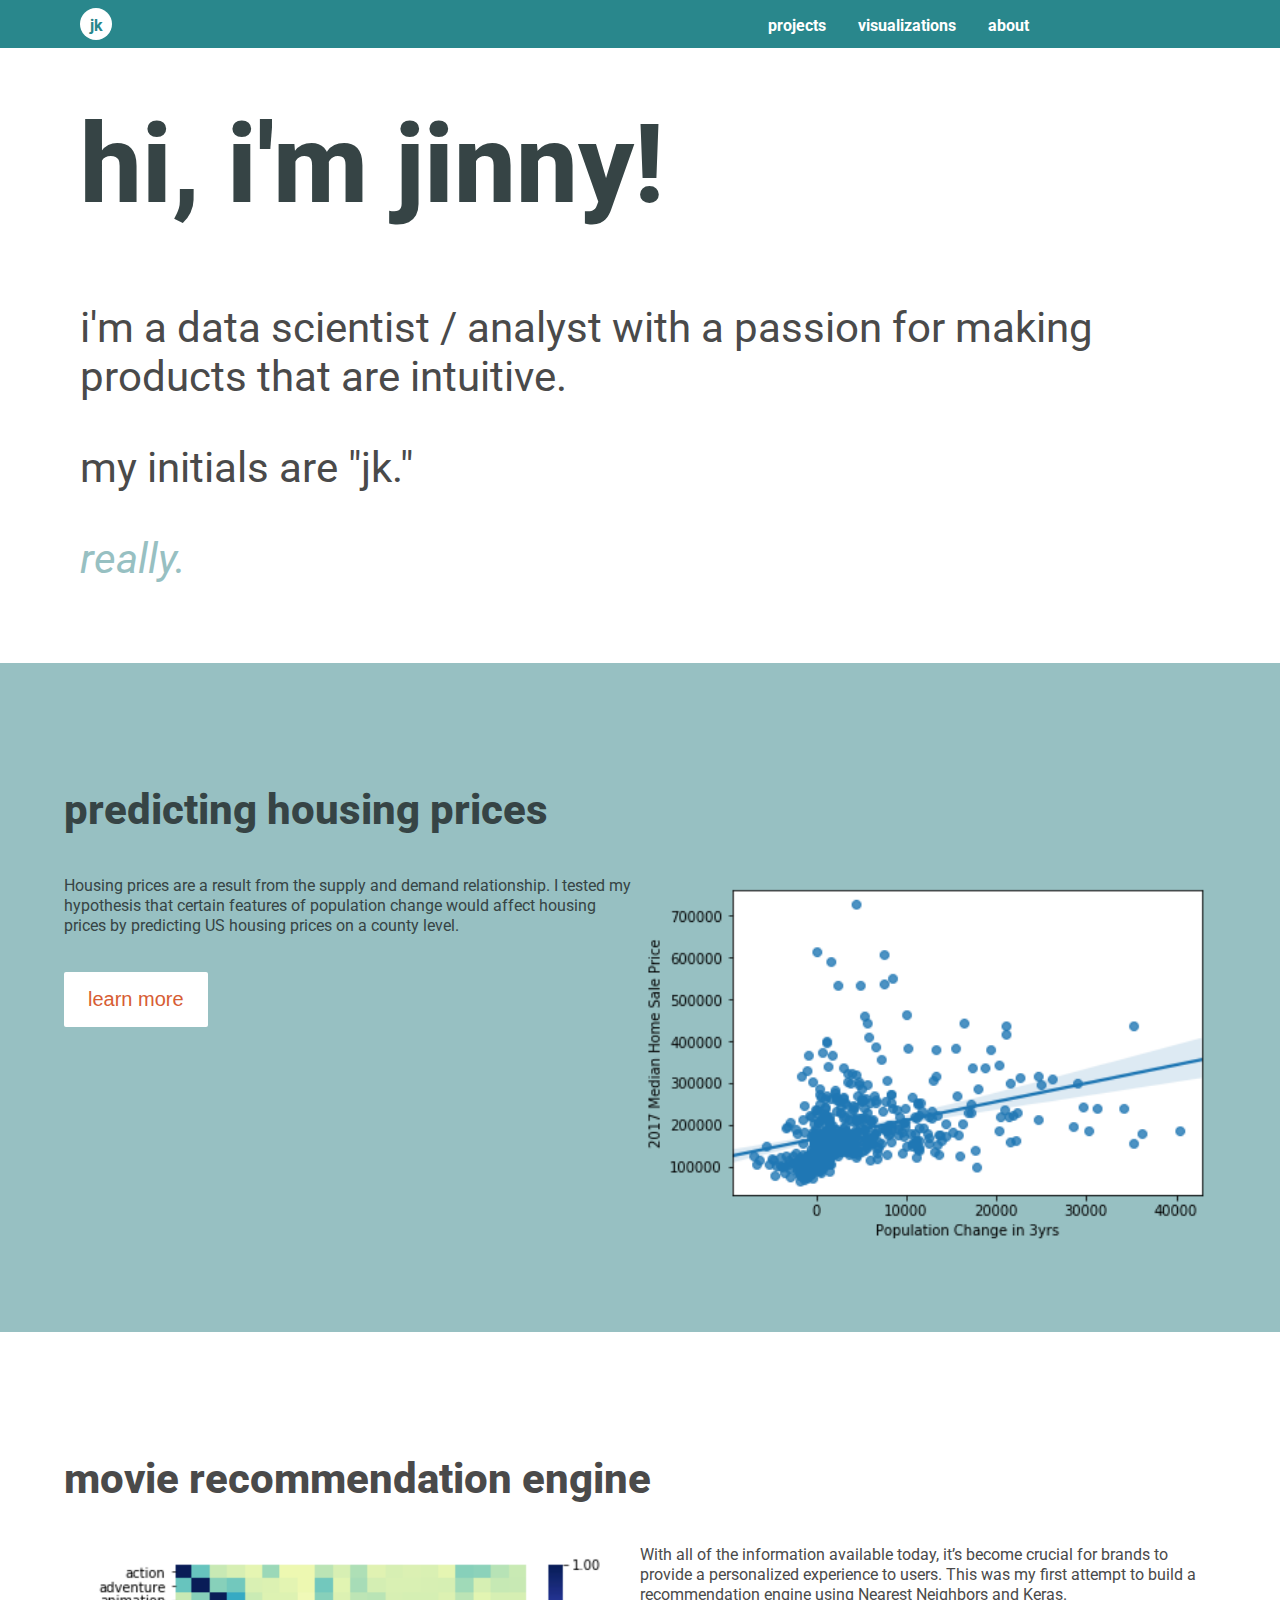
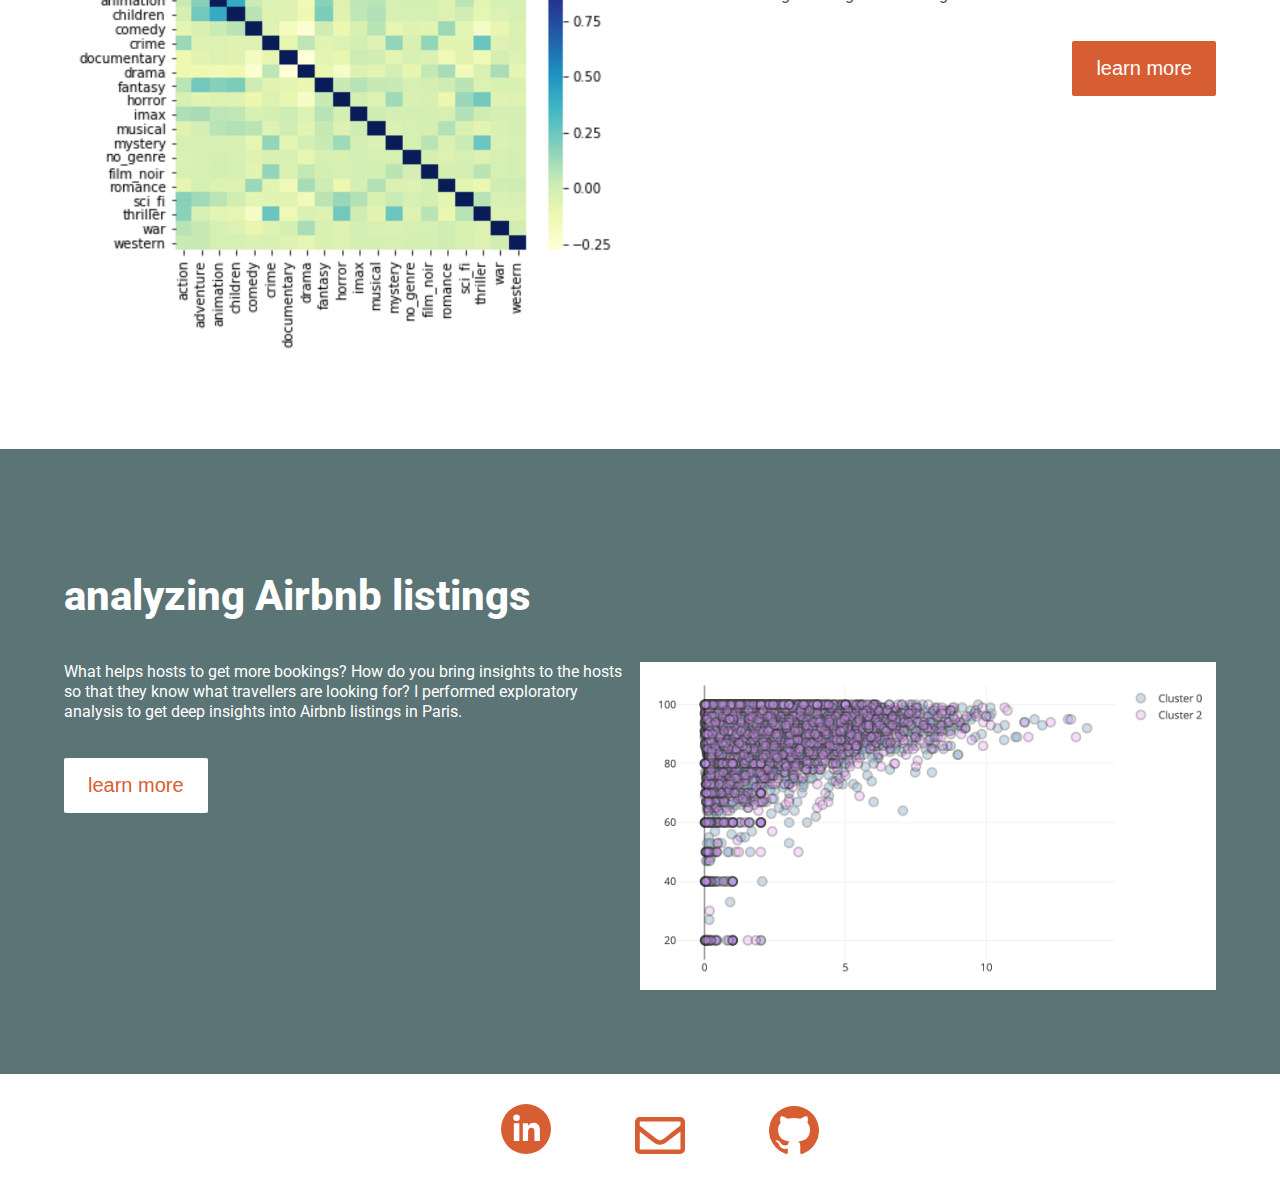
<file: index.html>
<!DOCTYPE html>
<html>
	<head>
		<title>Jinny Kwon | Data Scientist</title>
		<link rel="stylesheet" type="text/css" href="style.css">
		<link href="https://fonts.googleapis.com/css?family=Roboto:400,400i,500,700&display=swap" rel="stylesheet">
	</head>
	<body>
		<nav>
    		<ul class="top-nav">
						<li class="home-link"><a href="index.html">jk</a>
	        	<li class="nav-link"><a href="#projects">projects</a></li>
        		<li class="nav-link"><a href="visualizations.html">visualizations</a></li>
        		<li class="nav-link"><a href="about.html">about</a></li>
				</ul>
		</nav>

		<section class="intro">
  		<h1>hi, i'm jinny!</h1>
			<p>i'm a data scientist / analyst with a passion for making products that are intuitive.</p>
			<p>my initials are "jk."</p>
			<p id="really">really.</p>
		</section>

		<!-- <section class="see-projects">
			<h4>see my projects below</h4>
		</section> -->

		<div id="projects" class="project-preview p1">

			<h3>predicting housing prices</h3>
			<div class="row">
				<div class="column">
					<div class="column-preview-text">
						<p>Housing prices are a result from the supply and demand relationship. I tested my hypothesis that certain features of population change would affect housing prices by predicting US housing prices on a county level.</p>
						<a href="project1.html">
							<button class="button-basic">
								learn more
							</button>
						</a>
					</div>
				</div>

				<div class="column">
					<div class="column-preview-img">
						<img class="preview-img" src="images/project1/03 pop_change.png" alt="">
					</div>
				</div>
			</div>

		</div>

		<div class="project-preview p2">

			<h3>movie recommendation engine</h3>
			<div class="row">
				<div class="column">
					<div class="column-preview-img">
						<img class="preview-img" src="images/project2/03 genre corr.png" alt="">
					</div>
				</div>

				<div class="column">
					<div class="column-preview-text">
						<p>With all of the information available today, it’s become crucial for brands to provide a personalized experience to users. This was my first attempt to build a recommendation engine using Nearest Neighbors and Keras.</p>
						<a href="project2.html">
							<button class="button-basic button-dark button-right">
								learn more
							</button>
						</a>
					</div>
				</div>
			</div>

		</div>

		<div class="project-preview p3">

			<h3>analyzing Airbnb listings</h3>
			<div class="row">
				<div class="column">
					<div class="column-preview-text">
						<p>What helps hosts to get more bookings? How do you bring insights to the hosts so that they know what travellers are looking for? I performed exploratory analysis to get deep insights into Airbnb listings in Paris.</p>
						<a href="project3.html">
							<button class="button-basic">
								learn more
							</button>
						</a>
					</div>
				</div>

				<div class="column">
					<div class="column-preview-img">
						<img class="preview-img" src="images/project3/08 potly clusters.png" alt="">
					</div>
				</div>
			</div>

		</div>

		<footer class="foot">
    		<ul>
						<li><a href="https://www.linkedin.com/in/jinny-kwon/" target="_blank"><img src="images/icons/icon-linkedin.svg"></a></li>
        		<li><a href="mailto:jinheekwon710@gmail.com" target="_blank"><img src="images/icons/icon-email.svg"></a></li>
        		<li><a href="https://github.com/nomadsjournal" target="_blank"><img src="images/icons/icon-github.svg"></a></li>
			</ul>
		</footer>
	</body>
</html>
</file>
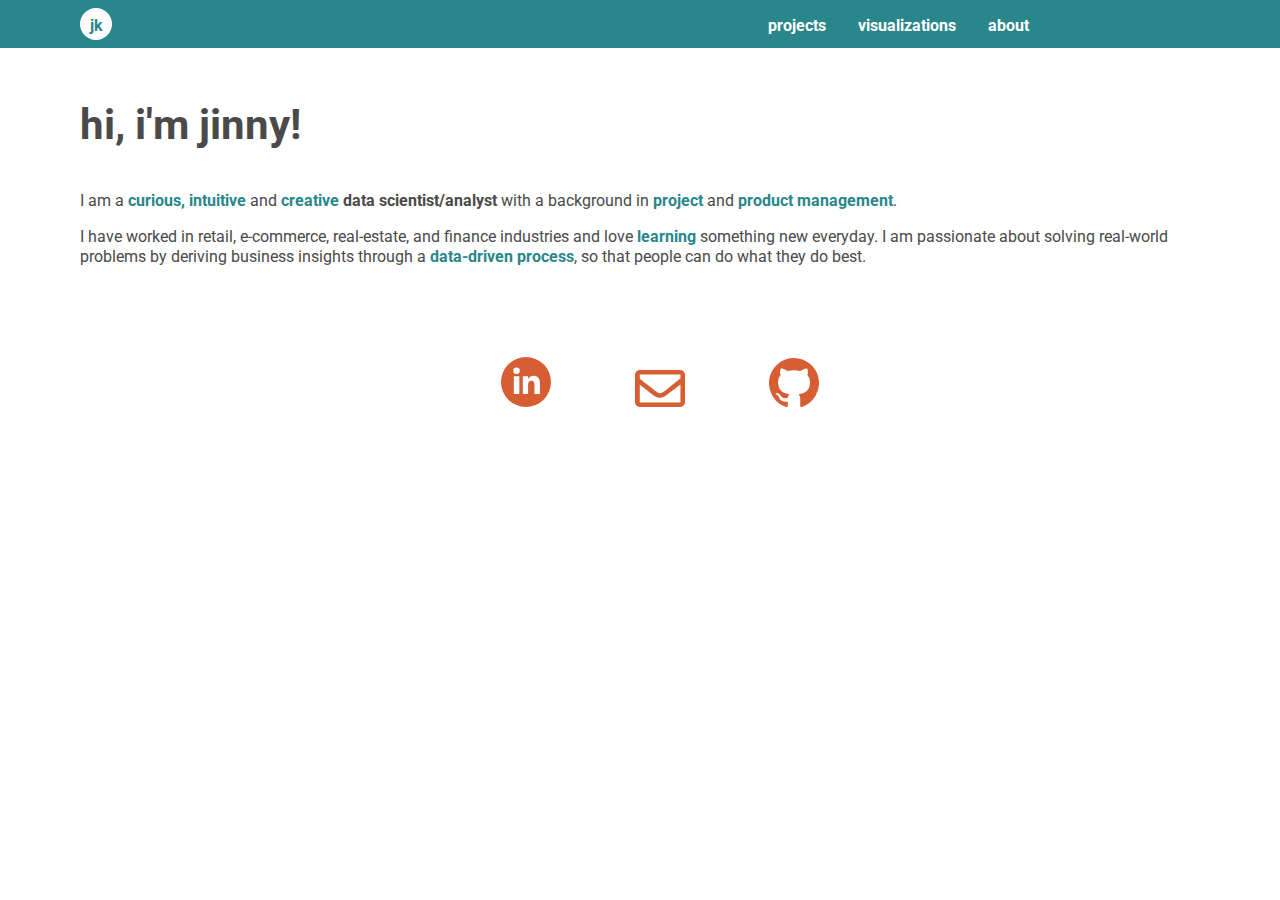
<file: about.html>
<!DOCTYPE html>
<html>
	<head>
		<title>Jinny Kwon, Data Scientist | About </title>
		<link rel="stylesheet" type="text/css" href="style.css">
		<link href="https://fonts.googleapis.com/css?family=Roboto:400,400i,500,700&display=swap" rel="stylesheet">
	</head>
	<body>
		<nav>
    		<ul class="top-nav">
						<li class="home-link"><a href="index.html">jk</a>
	        	<li class="nav-link"><a href="index.html#projects">projects</a></li>
        		<li class="nav-link"><a href="visualizations.html">visualizations</a></li>
        		<li class="nav-link"><a href="about.html">about</a></li>
				</ul>
		</nav>

		<section class="about-summary">
  		<h3>hi, i'm jinny!</h3>
			<p>I am a <strong>curious, intuitive</strong> and <strong>creative</strong> <strong class="strong2">data scientist/analyst</strong> with a background in <strong>project</strong> and <strong>product management</strong>.</p>
			<p>I have worked in retail, e-commerce, real-estate, and finance industries and love <strong>learning</strong> something new everyday. I am passionate about solving real-world problems by deriving business insights through a <strong>data-driven process</strong>, so that people can do what they do best.</p>
		</section>

		<footer class="foot">
				<ul>
						<li><a href="https://www.linkedin.com/in/jinny-kwon/" target="_blank"><img src="images/icons/icon-linkedin.svg"></a></li>
						<li><a href="mailto:jinheekwon710@gmail.com" target="_blank"><img src="images/icons/icon-email.svg"></a></li>
						<li><a href="https://github.com/nomadsjournal" target="_blank"><img src="images/icons/icon-github.svg"></a></li>
			</ul>
		</footer>
	</body>
</html>
</file>
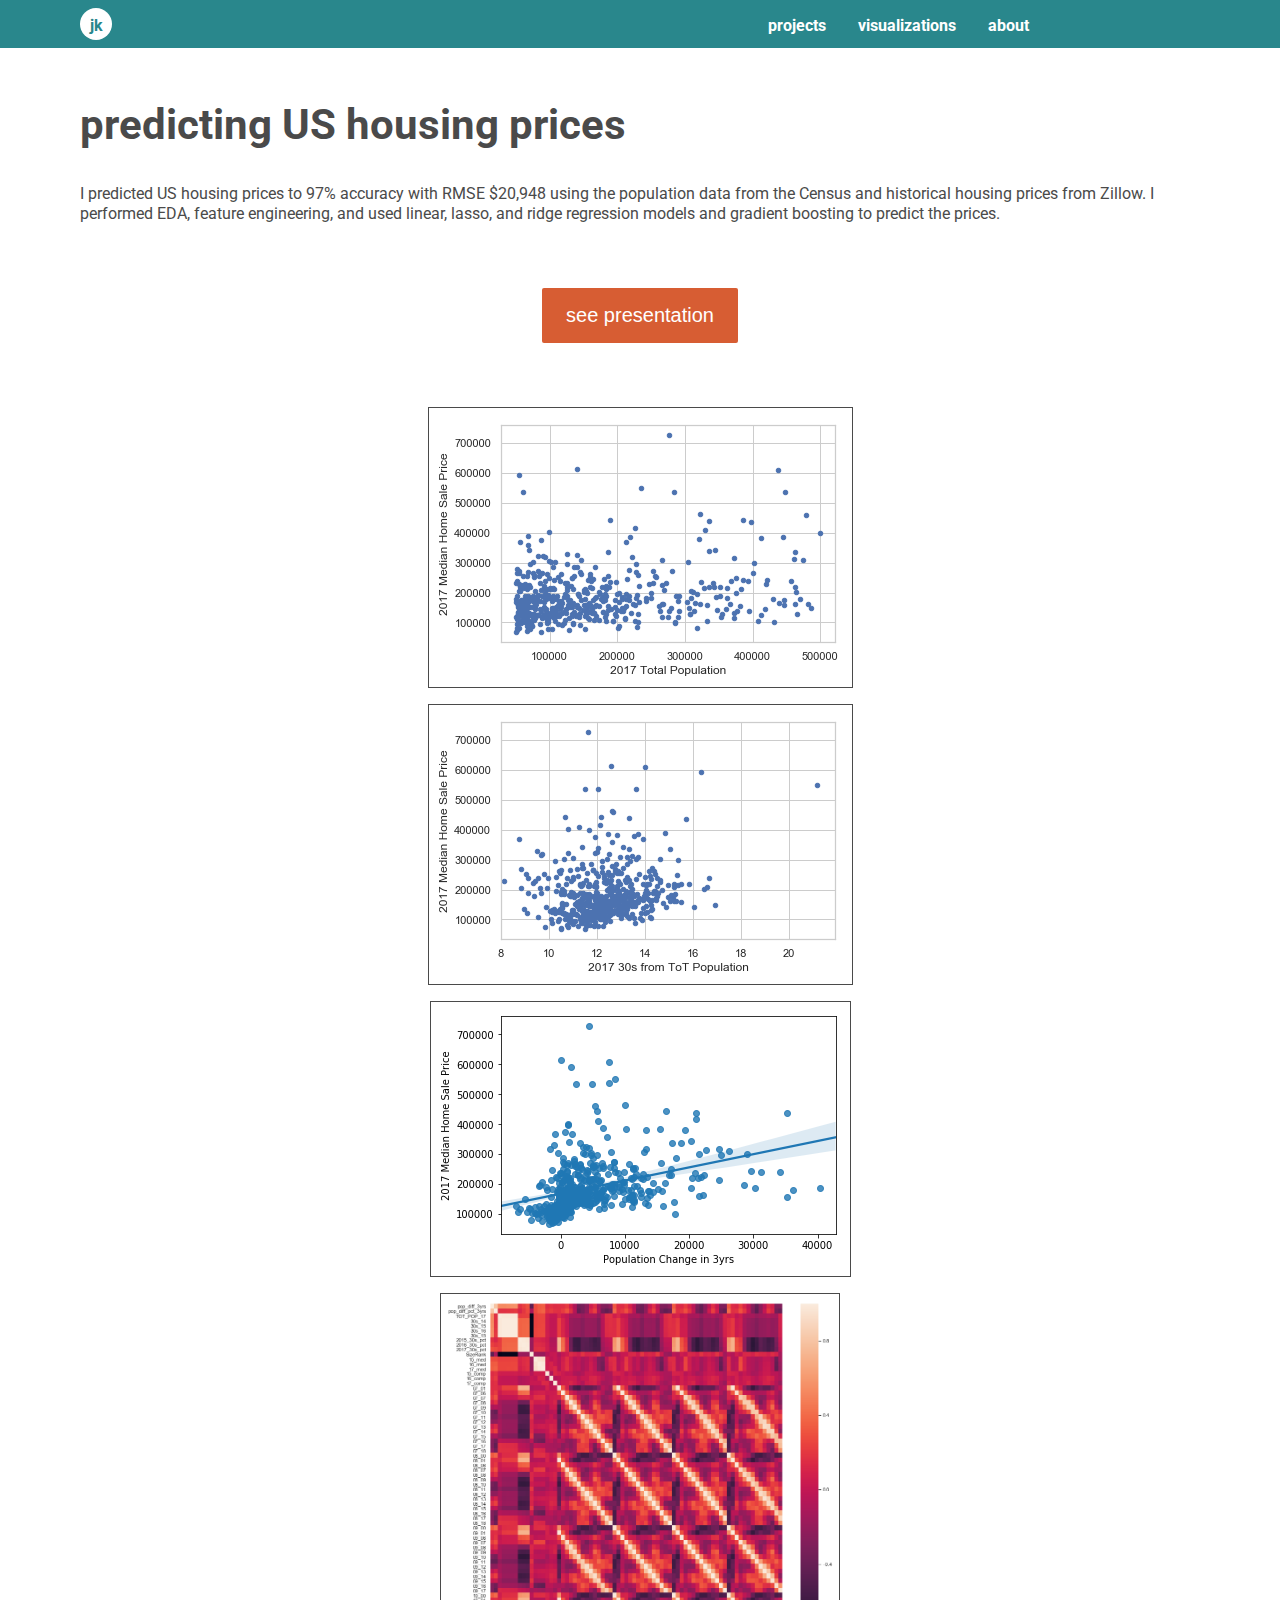
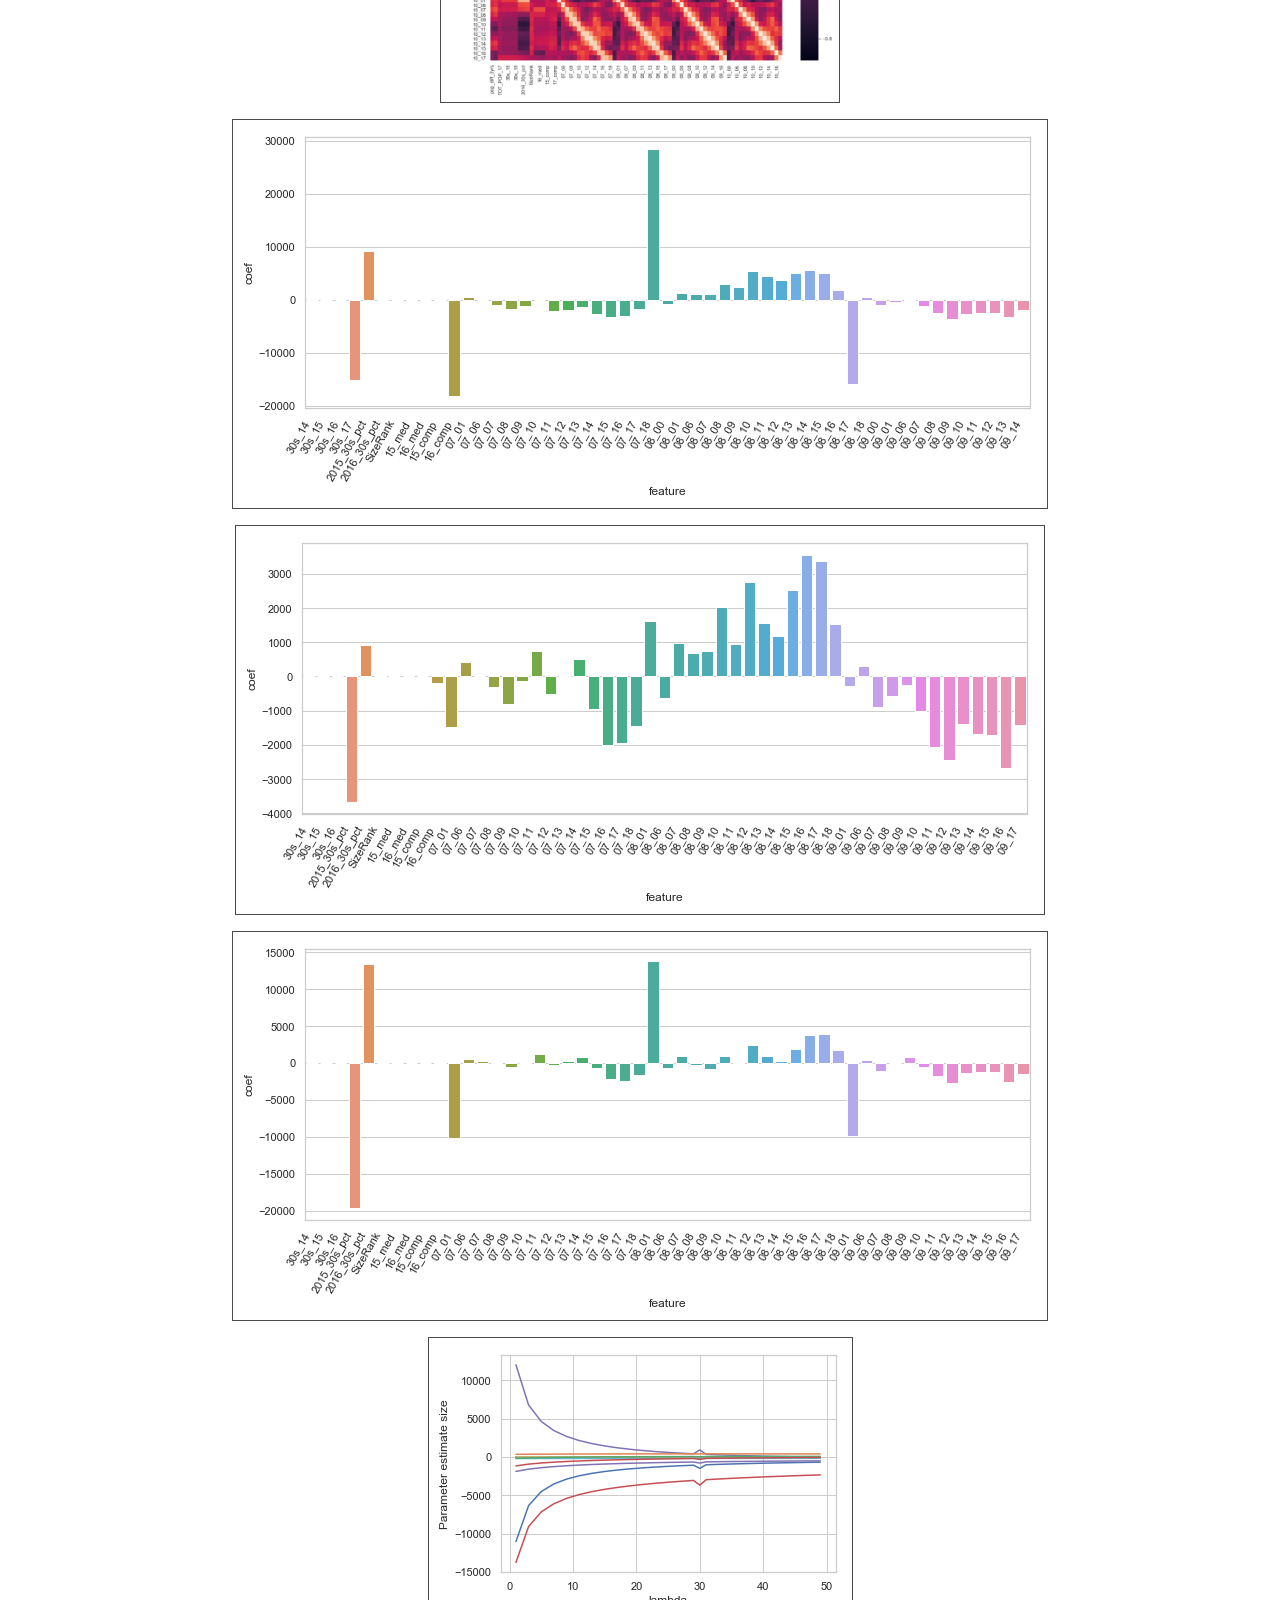
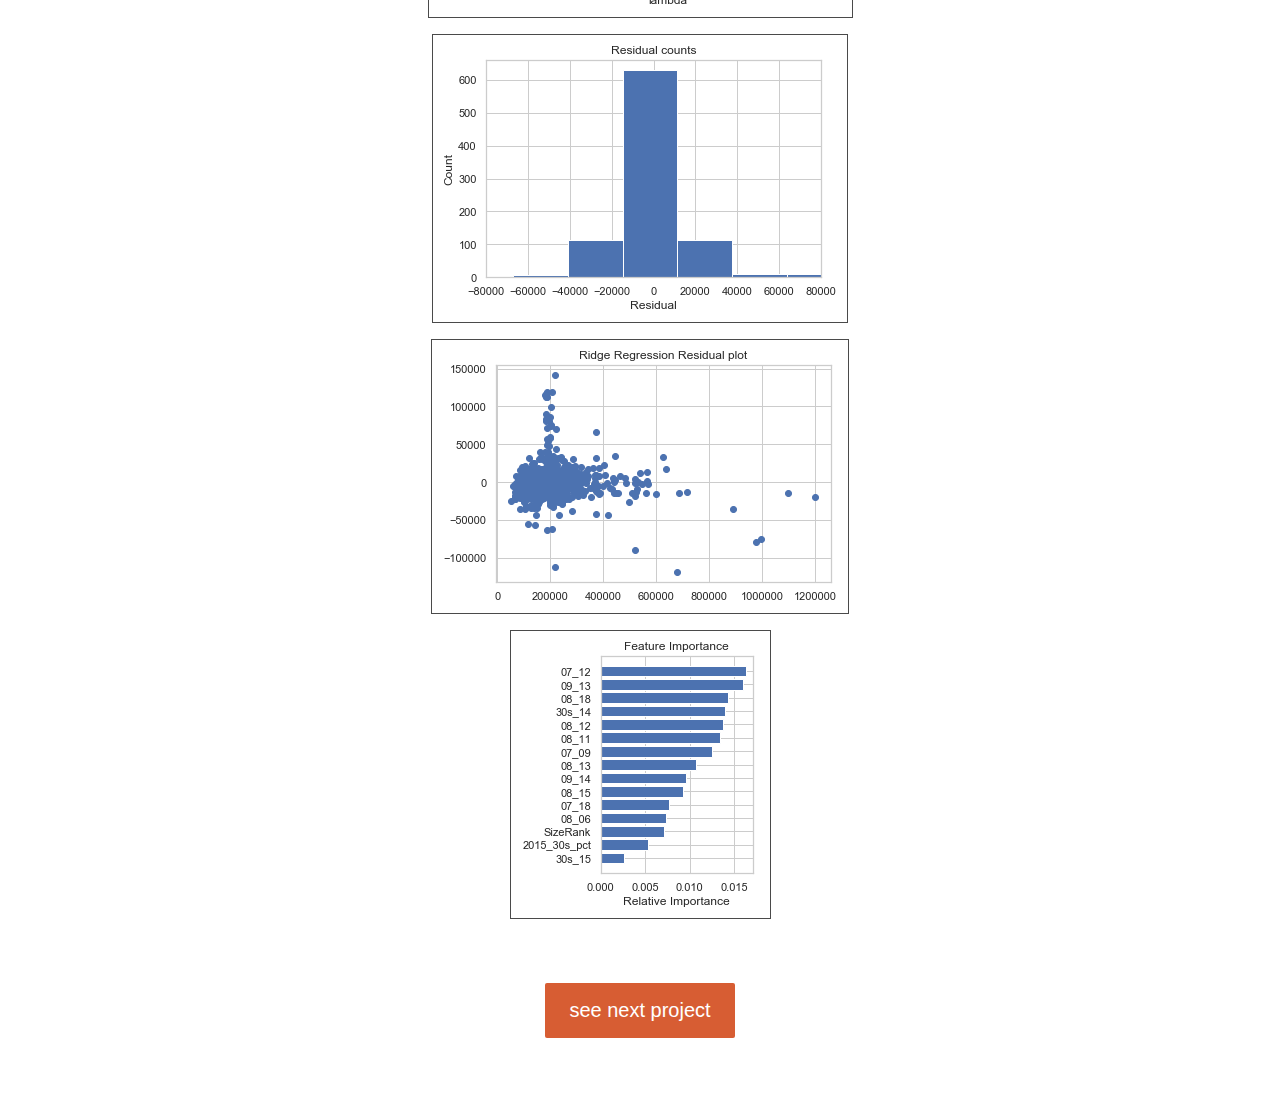
<file: project1.html>
<!DOCTYPE html>
<html lang="en" dir="ltr">
  <head>
    <meta charset="utf-8">
    <title>Jinny Kwon, Data Scientist | Project 1</title>
    <link rel="stylesheet" type="text/css" href="style.css">
		<link href="https://fonts.googleapis.com/css?family=Roboto:400,400i,500,700&display=swap" rel="stylesheet">
  <body>
    <nav>
        <ul class="top-nav">
            <li class="home-link"><a href="index.html">jk</a>
            <li class="nav-link"><a href="index.html#projects">projects</a></li>
            <li class="nav-link"><a href="visualizations.html">visualizations</a></li>
            <li class="nav-link"><a href="about.html">about</a></li>
        </ul>
    </nav>

    <section class="project-intro">

      <h2 class="project-title">predicting US housing prices</h2>

      <p>I predicted US housing prices to 97% accuracy with RMSE $20,948 using the population data from the Census and historical housing prices from Zillow. I performed EDA, feature engineering, and used linear, lasso, and ridge regression models and gradient boosting to predict the prices.</p>

      <a href="images/project1/housing-prices_jinny-kwon.pdf" target="_blank">
        <button class="button-basic button-dark center" type="button">
        see presentation
        </button>
      </a>
    </section>

    <section class="project-images">
      <img class="vis" src="images/project1/01 wo outliner.png" alt="">

      <img class="vis" src="images/project1/02 30s.png" alt="">

      <img class="vis" src="images/project1/03 pop_change.png" alt="">

      <img class="vis" src="images/project1/04 heatmap.png" alt="">

      <img class="vis" src="images/project1/05 linear coef.png" alt="">

      <img class="vis" src="images/project1/06 ridge coef.png" alt="">

      <img class="vis" src="images/project1/07 lasso coef.png" alt="">

      <img class="vis" src="images/project1/08 alpha.png" alt="">

      <img class="vis" src="images/project1/09 residual counts.png" alt="">

      <img class="vis" src="images/project1/10 residual.png" alt="">

      <img class="vis" src="images/project1/11 feature.png" alt="">

    </section>

    <a href="project2.html">
      <button class="button-basic button-dark center">
        see next project
      </button>
    </a>

  </body>
</html>
</file>
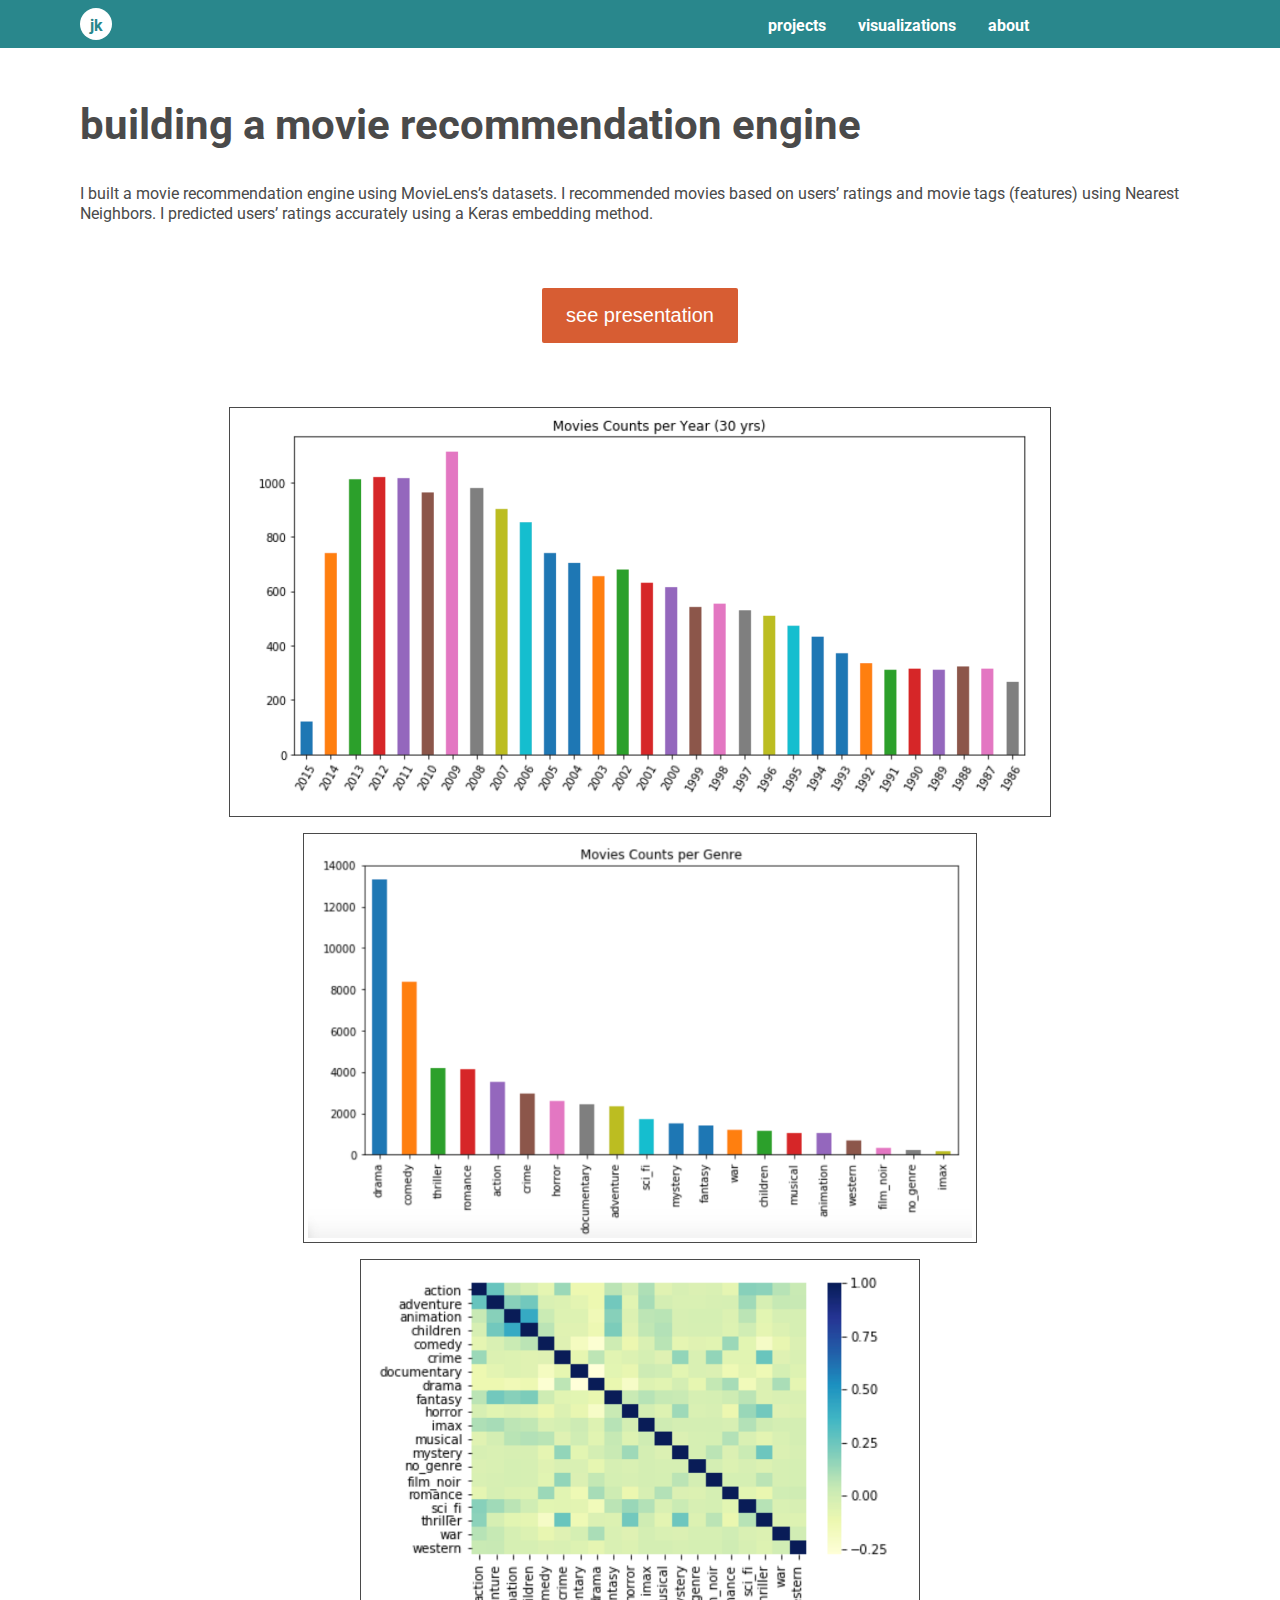
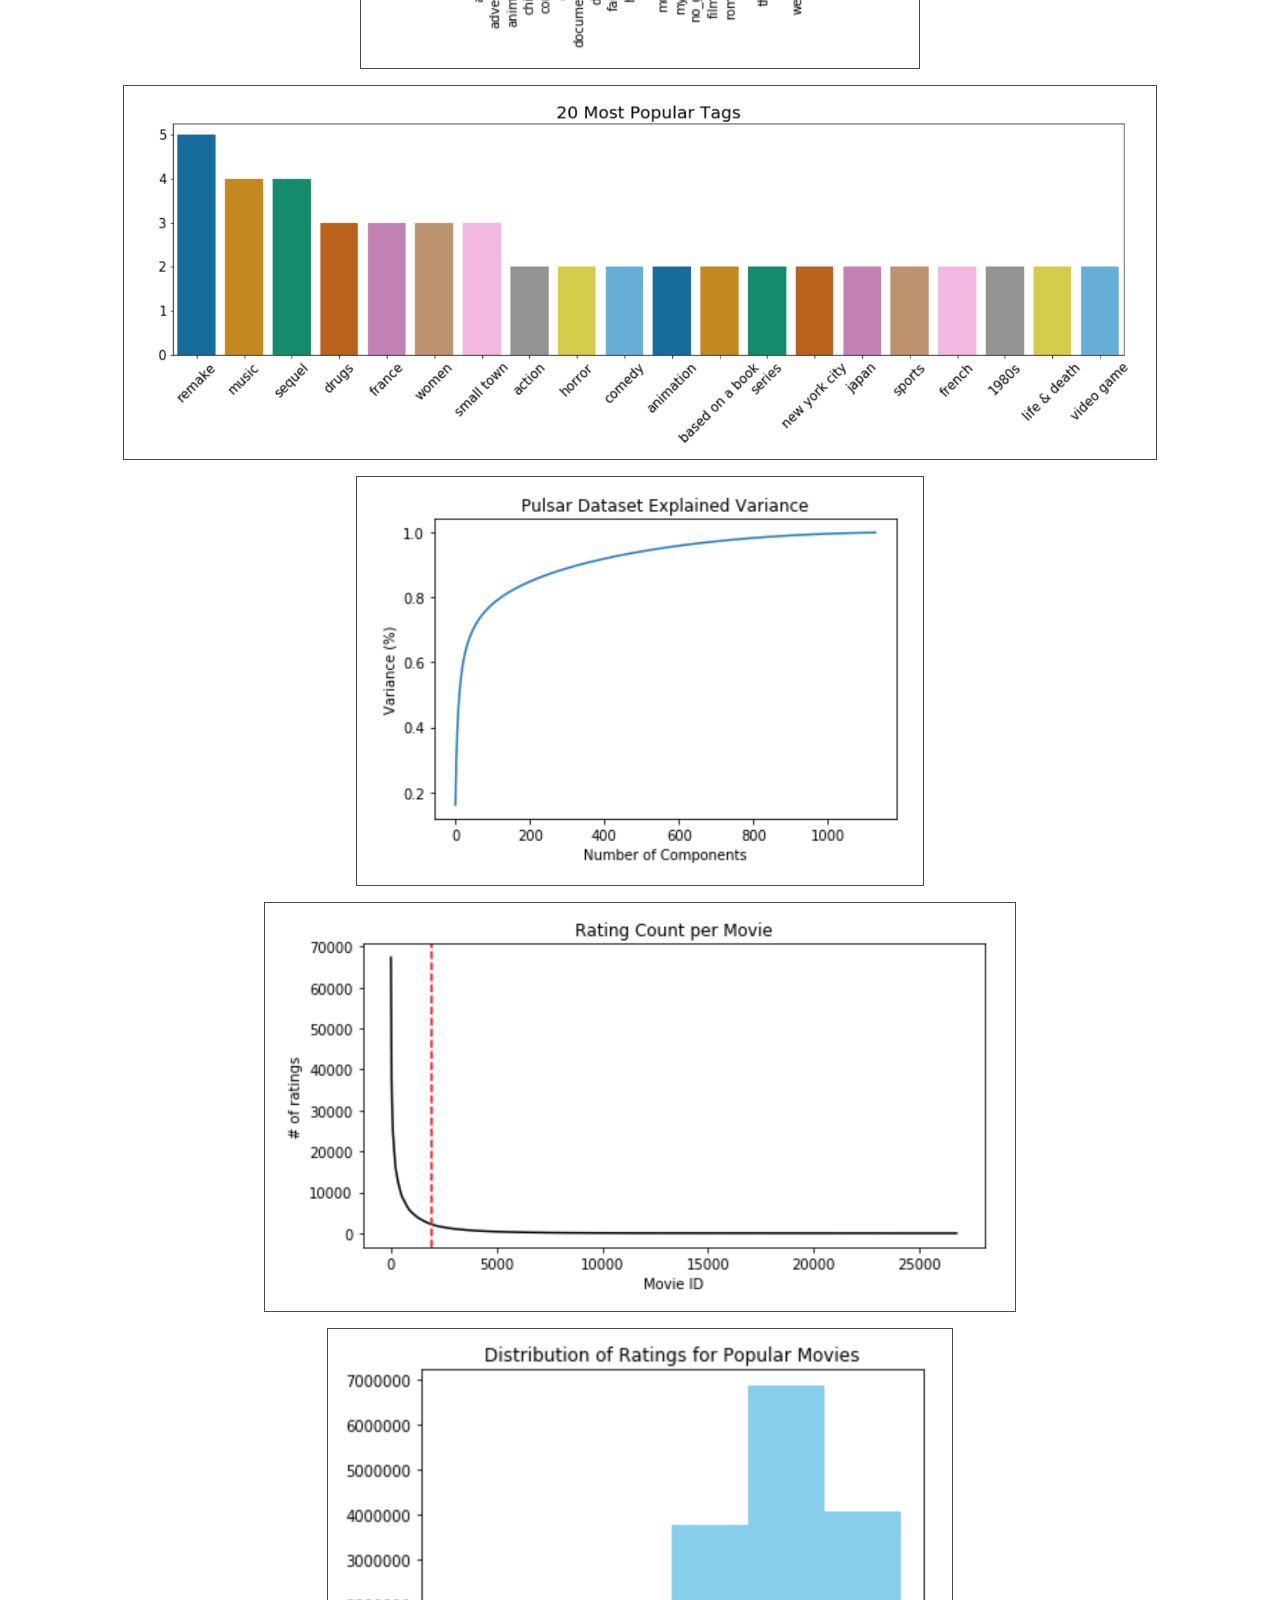
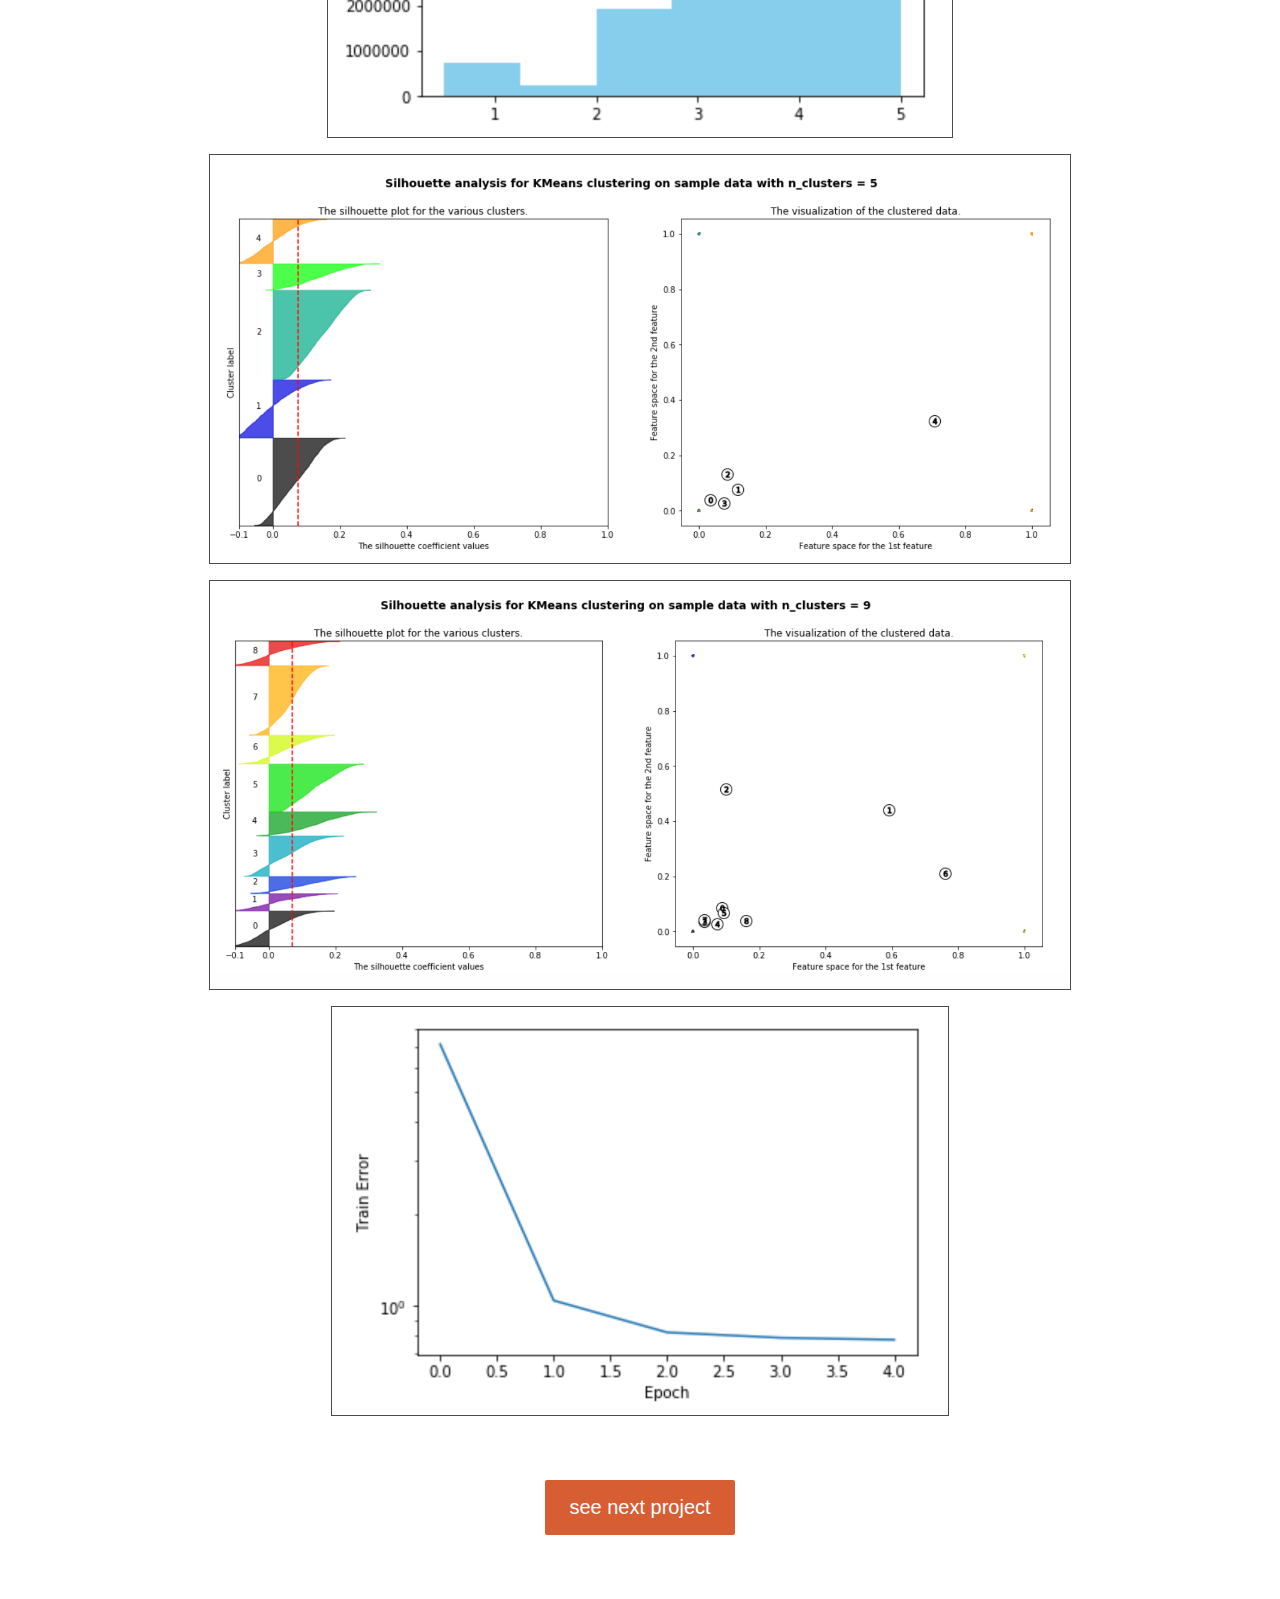
<file: project2.html>
<!DOCTYPE html>
<html lang="en" dir="ltr">
  <head>
    <meta charset="utf-8">
    <title>Jinny Kwon, Data Scientist | Project 2</title>
    <link rel="stylesheet" type="text/css" href="style.css">
		<link href="https://fonts.googleapis.com/css?family=Roboto:400,400i,500,700&display=swap" rel="stylesheet">
  <body>
    <nav>
        <ul class="top-nav">
            <li class="home-link"><a href="index.html">jk</a>
            <li class="nav-link"><a href="index.html#projects">projects</a></li>
            <li class="nav-link"><a href="visualizations.html">visualizations</a></li>
            <li class="nav-link"><a href="about.html">about</a></li>
        </ul>
    </nav>

    <section class="project-intro">

      <h2 class="project-title">building a movie recommendation engine</h2>

      <p>I built a movie recommendation engine using MovieLens’s datasets. I recommended movies based on users’ ratings and movie tags (features) using Nearest Neighbors. I predicted users’ ratings accurately using a Keras embedding method.</p>

      <a href="images/project2/movie-engine_jinny-kwon.pdf" target="_blank">
        <button class="button-basic button-dark center" type="button">
        see presentation
        </button>
      </a>

    </section>

    <section class="project-images">
      <img class="vis" src="images/project2/01 movies per year.png" alt="">

      <img class="vis" src="images/project2/02 movie per genre.png" alt="">

      <img class="vis" src="images/project2/03 genre corr.png" alt="">

      <img class="vis" src="images/project2/04 popular tags.png" alt="">

      <img class="vis" src="images/project2/05 PCA.png" alt="">

      <img class="vis" src="images/project2/06 long tail.png" alt="">

      <img class="vis" src="images/project2/07 rating dist.png" alt="">

      <img class="vis" src="images/project2/08 sil score I.png" alt="">

      <img class="vis" src="images/project2/09 sil score II.png" alt="">

      <img class="vis" src="images/project2/10 keras epoch.png" alt="">

    </section>

    <a href="project3.html">
      <button class="button-basic button-dark center">
        see next project
      </button>
    </a>

  </body>
</html>
</file>
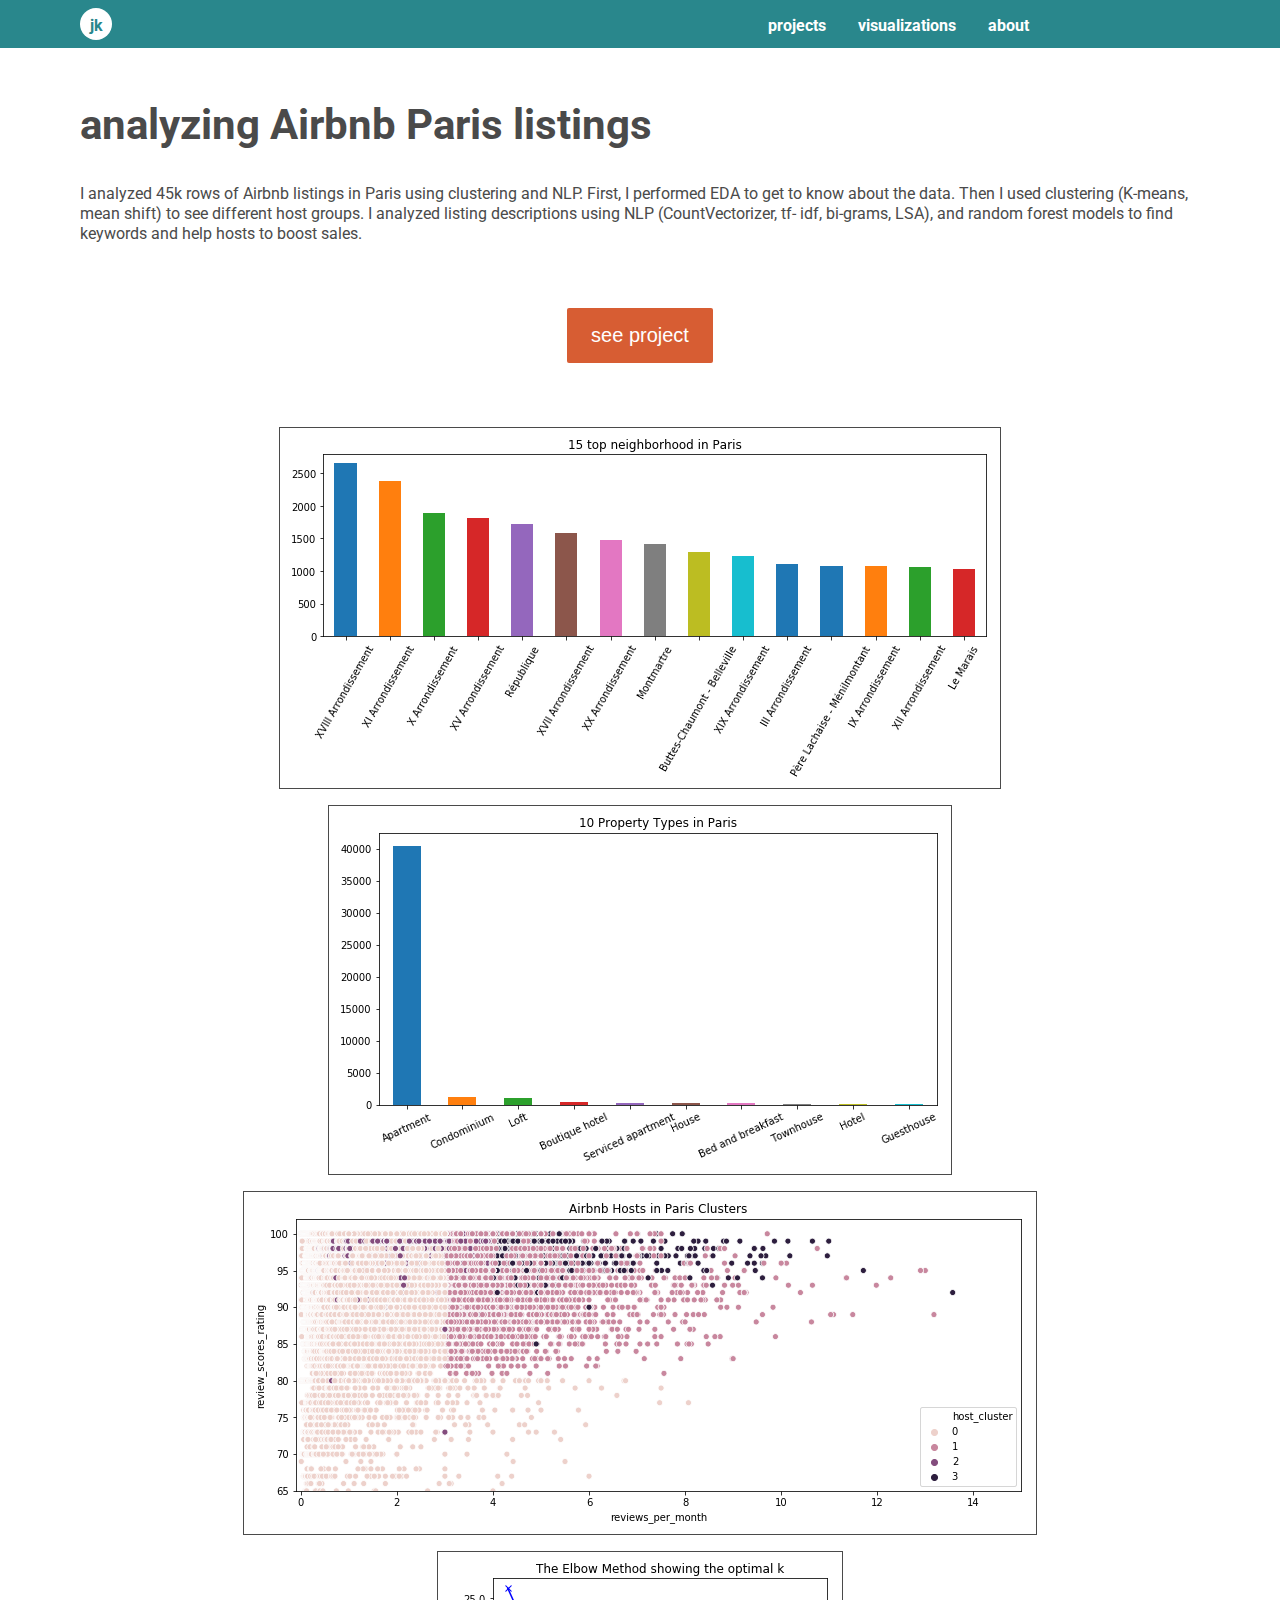
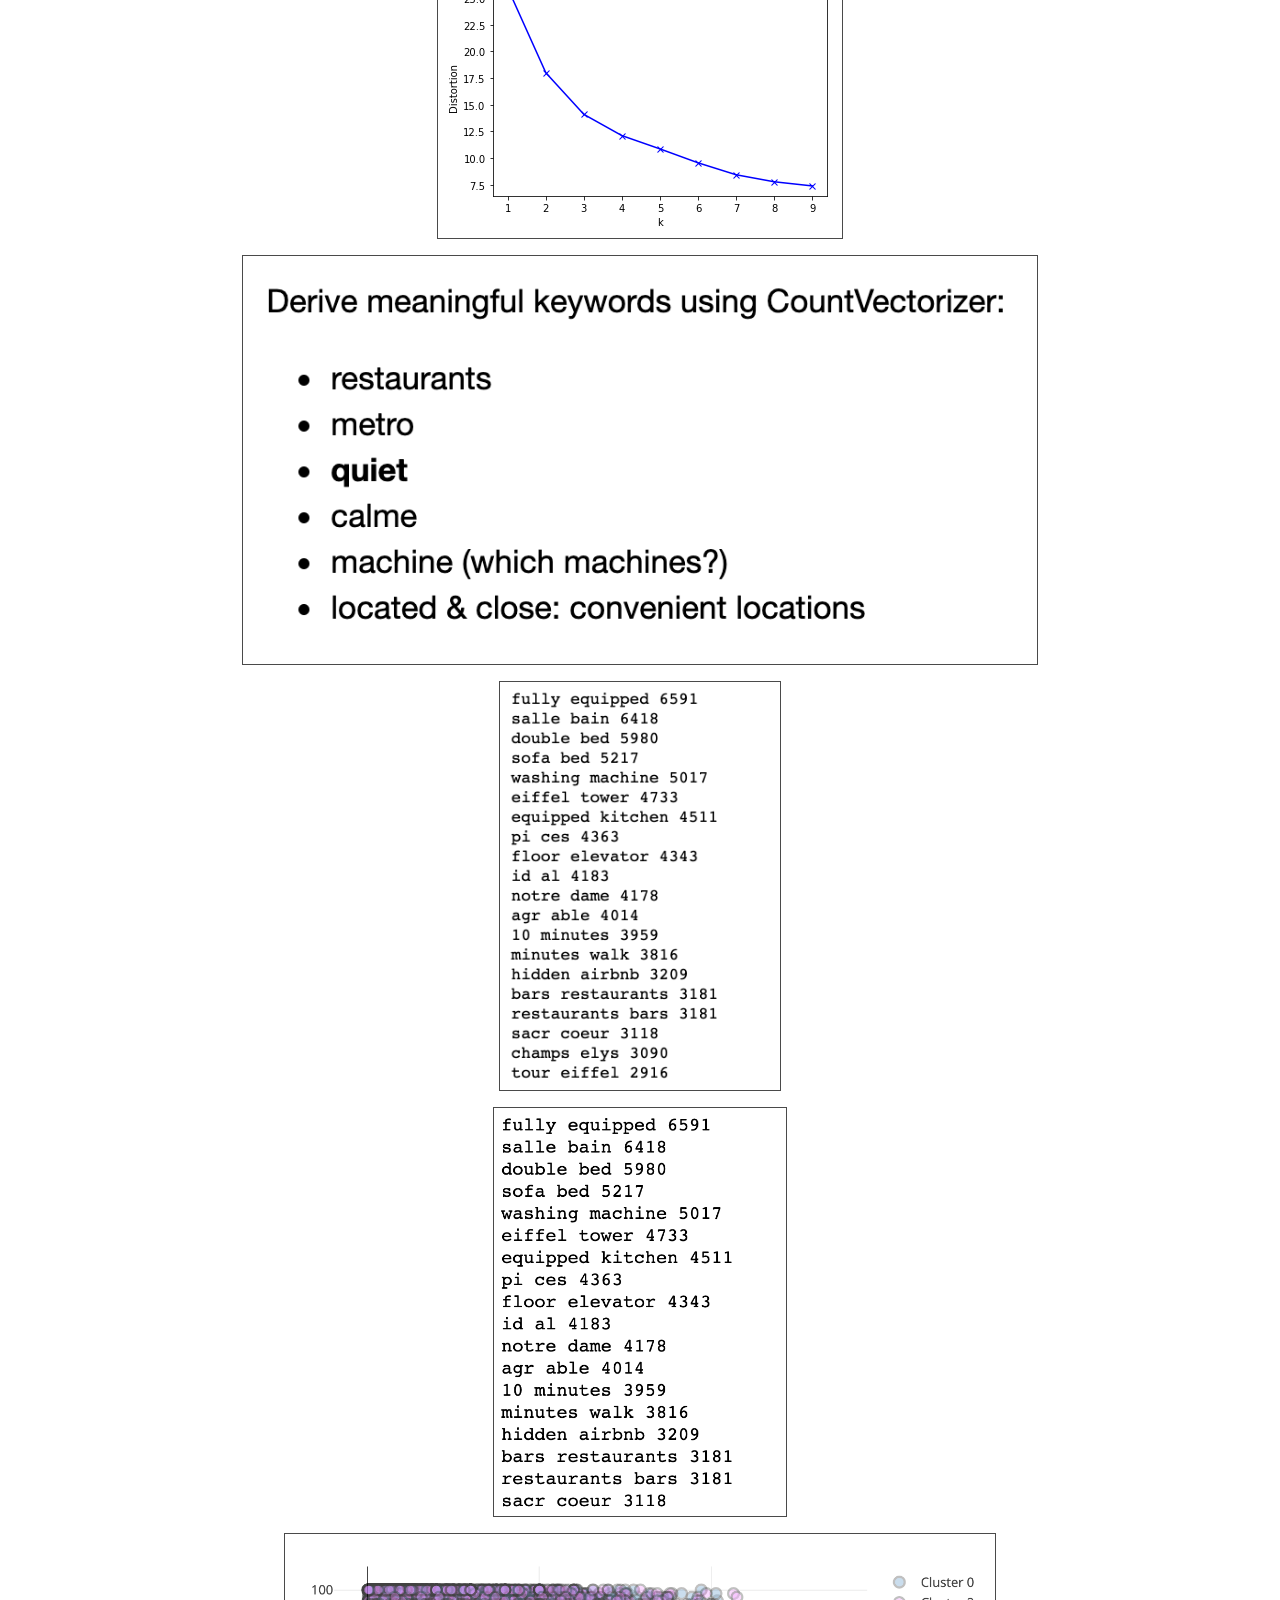
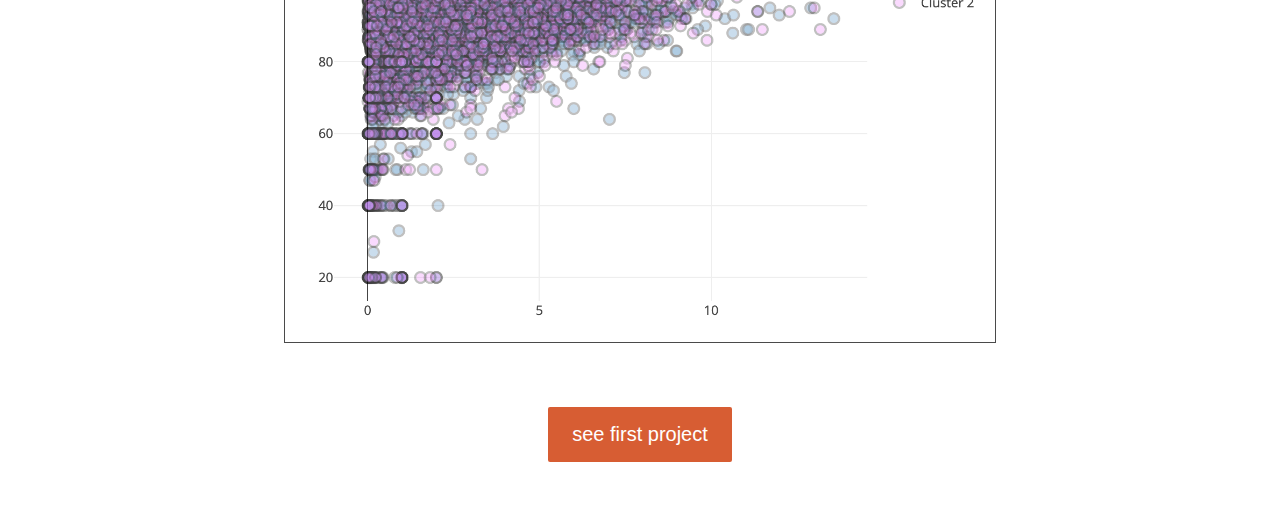
<file: project3.html>
<!DOCTYPE html>
<html lang="en" dir="ltr">
  <head>
    <meta charset="utf-8">
    <title>Jinny Kwon, Data Scientist | Project 3</title>
    <link rel="stylesheet" type="text/css" href="style.css">
		<link href="https://fonts.googleapis.com/css?family=Roboto:400,400i,500,700&display=swap" rel="stylesheet">
  <body>
    <nav>
        <ul class="top-nav">
            <li class="home-link"><a href="index.html">jk</a>
            <li class="nav-link"><a href="index.html#projects">projects</a></li>
            <li class="nav-link"><a href="visualizations.html">visualizations</a></li>
            <li class="nav-link"><a href="about.html">about</a></li>
        </ul>
    </nav>

    <section class="project-intro">

      <h2 class="project-title">analyzing Airbnb Paris listings</h2>

      <p>I analyzed 45k rows of Airbnb listings in Paris using clustering and NLP. First, I performed EDA to get to know about the data. Then I used clustering (K-means, mean shift) to see different host groups. I analyzed listing descriptions using NLP (CountVectorizer, tf- idf, bi-grams, LSA), and random forest models to find keywords and help hosts to boost sales.</p>

      <a href="https://github.com/nomadsjournal/airbnb_paris" target="_blank">
        <button class="button-basic button-dark center" type="button">
        see project
        </button>
      </a>

    </section>

    <section class="project-images">
      <img class="vis" src="images/project3/01 15_top_neighborhoods.png" alt="">

      <img class="vis" src="images/project3/02 top 10 property types.png" alt="">

      <img class="vis" src="images/project3/03 host_clusters_paris.png" alt="">

      <img class="vis" src="images/project3/04 optimal K.png" alt="">

      <img class="vis" src="images/project3/05 CountVectorizer.png" alt="">

      <img class="vis" src="images/project3/06 keywords II_bigram.png" alt="">

      <img class="vis" src="images/project3/07 keywords superhost_bigram.png" alt="">

      <img class="vis" src="images/project3/08 potly clusters.png" alt="">

    </section>

    <a href="project2.html">
      <button class="button-basic button-dark center">
        see first project
      </button>
    </a>

  </body>
</html>
</file>
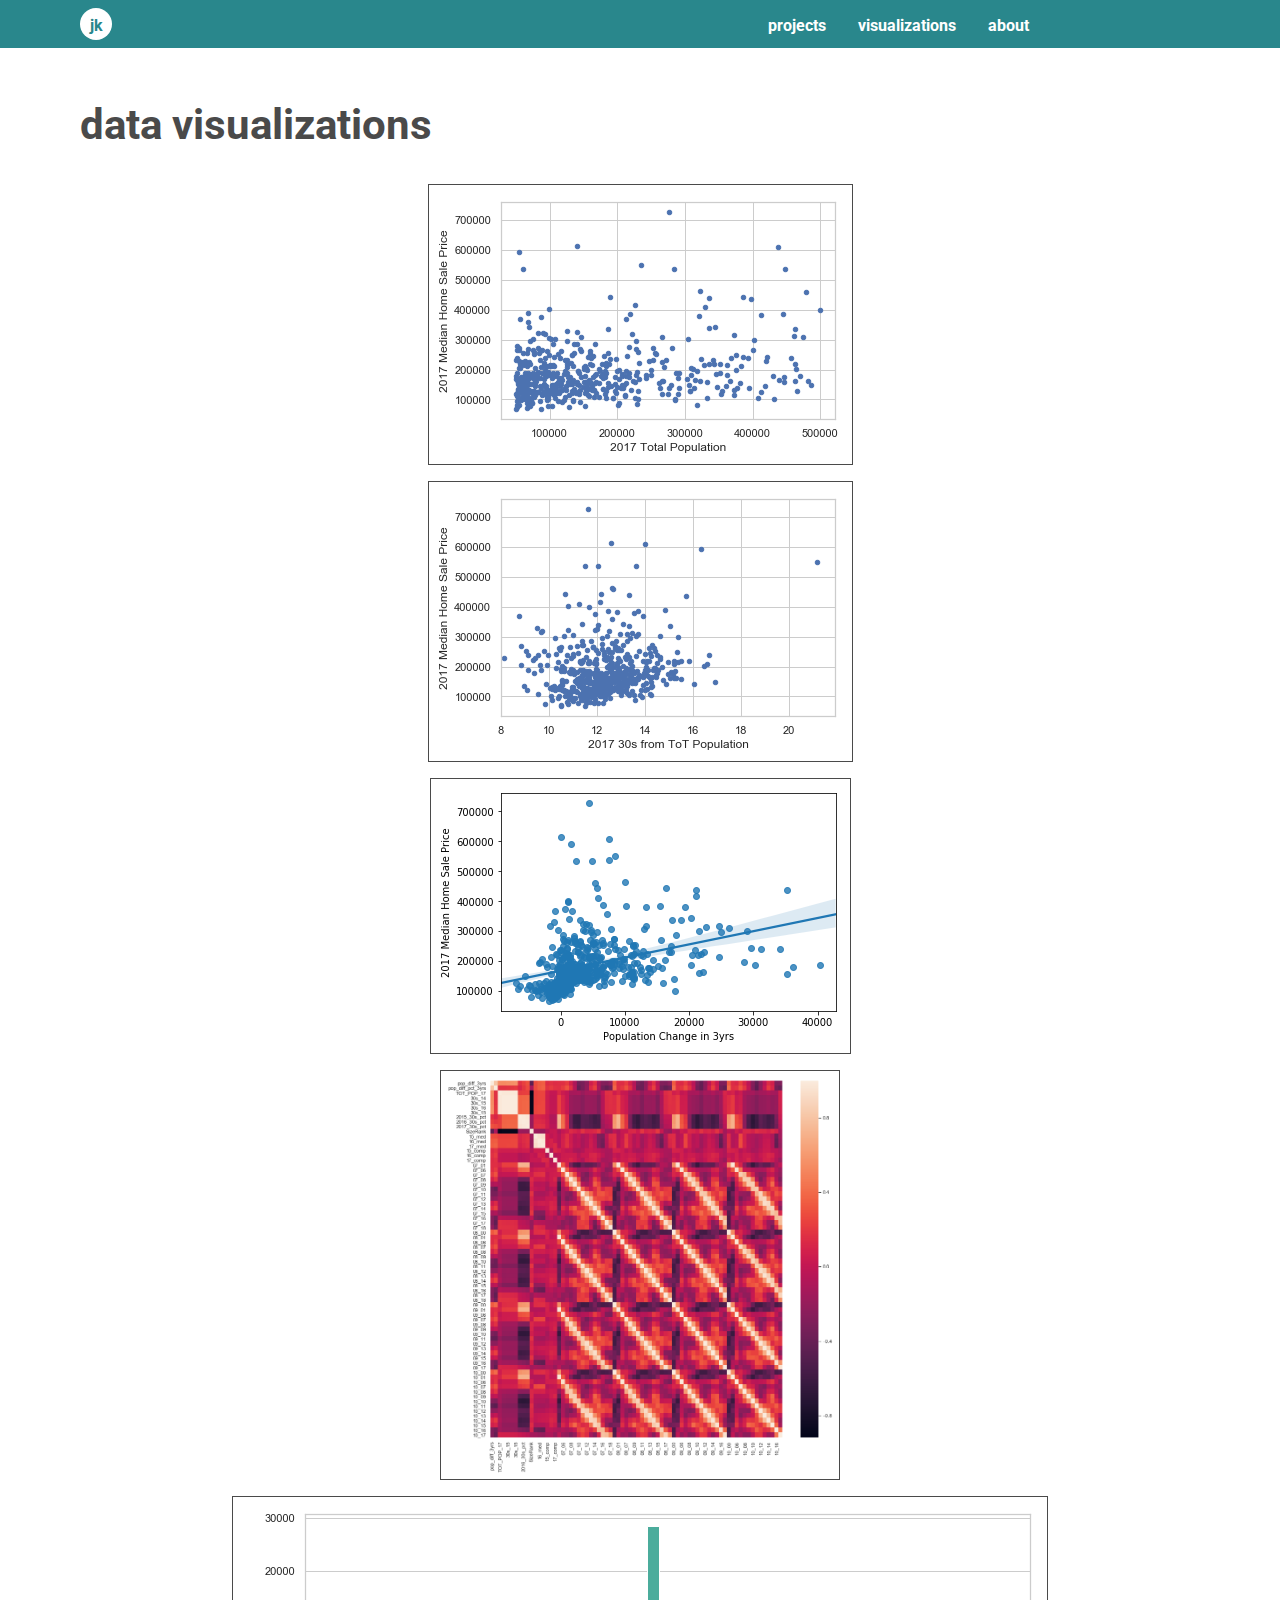
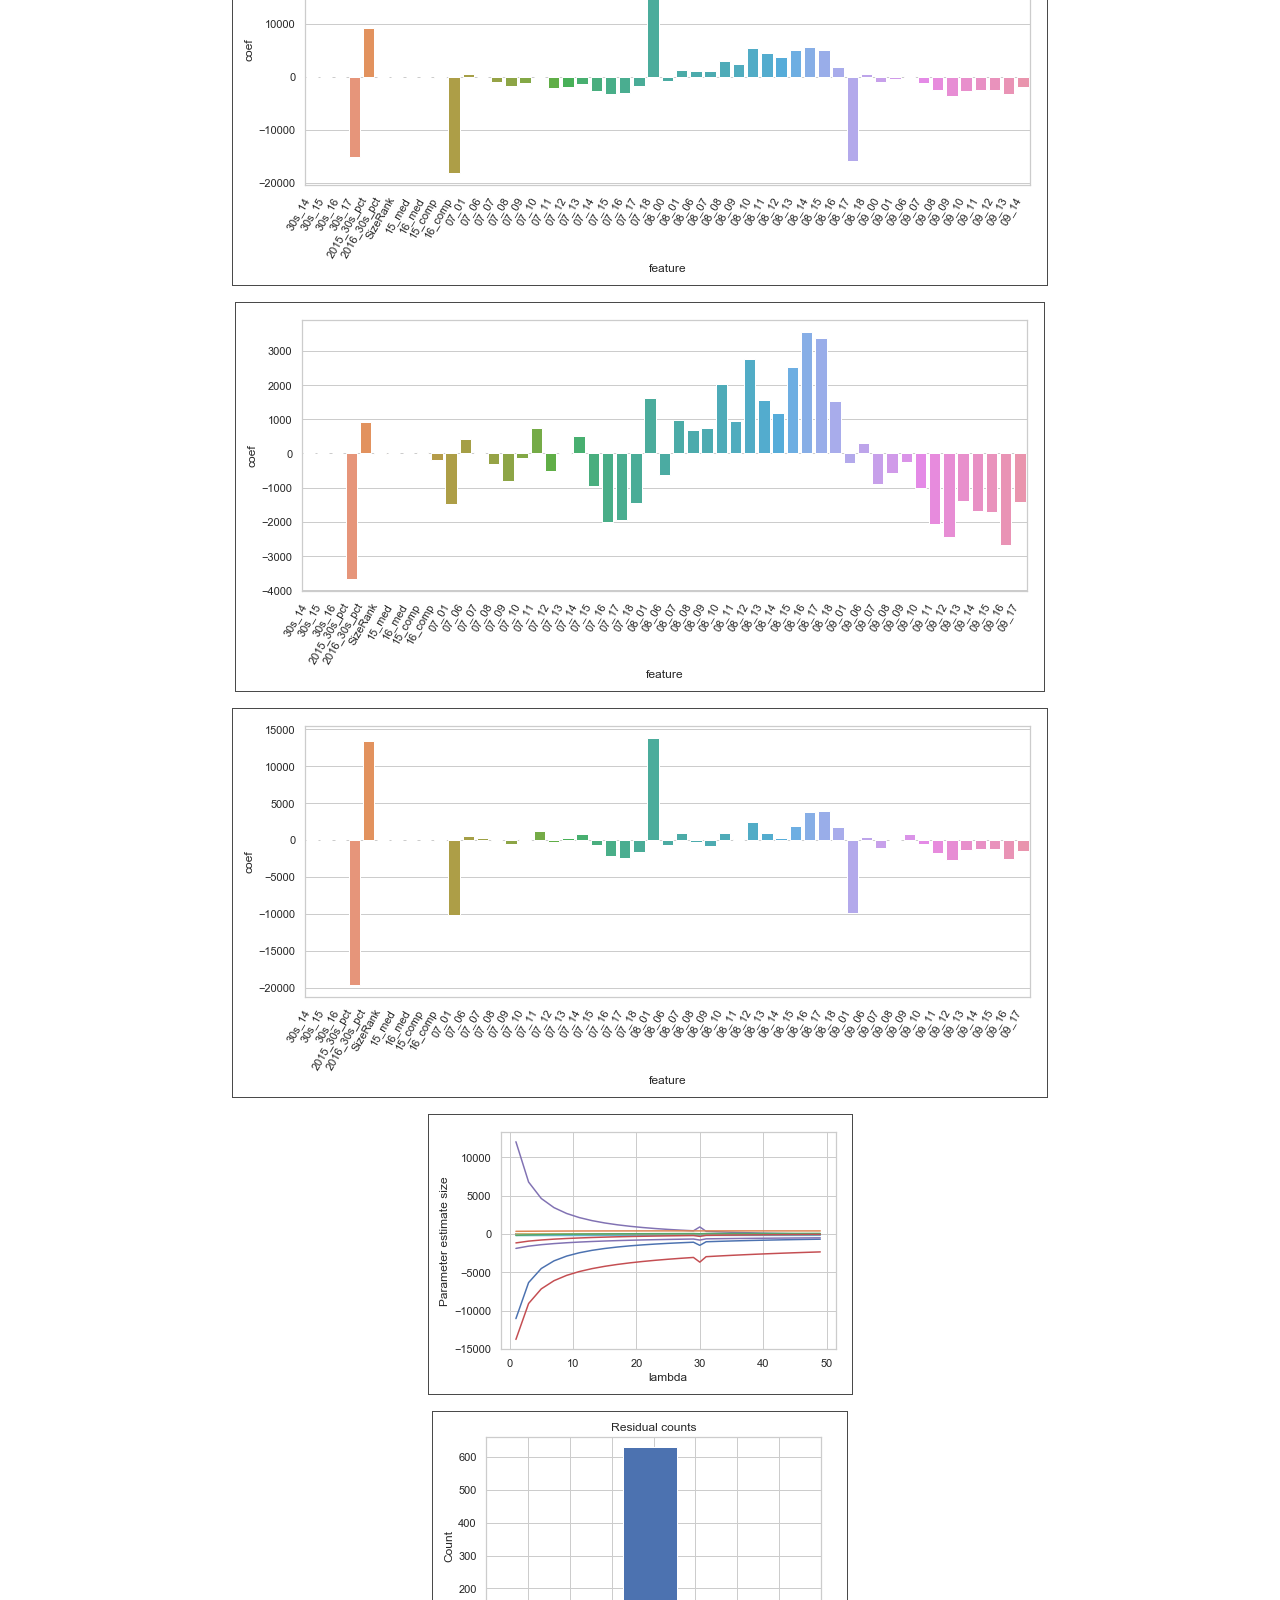
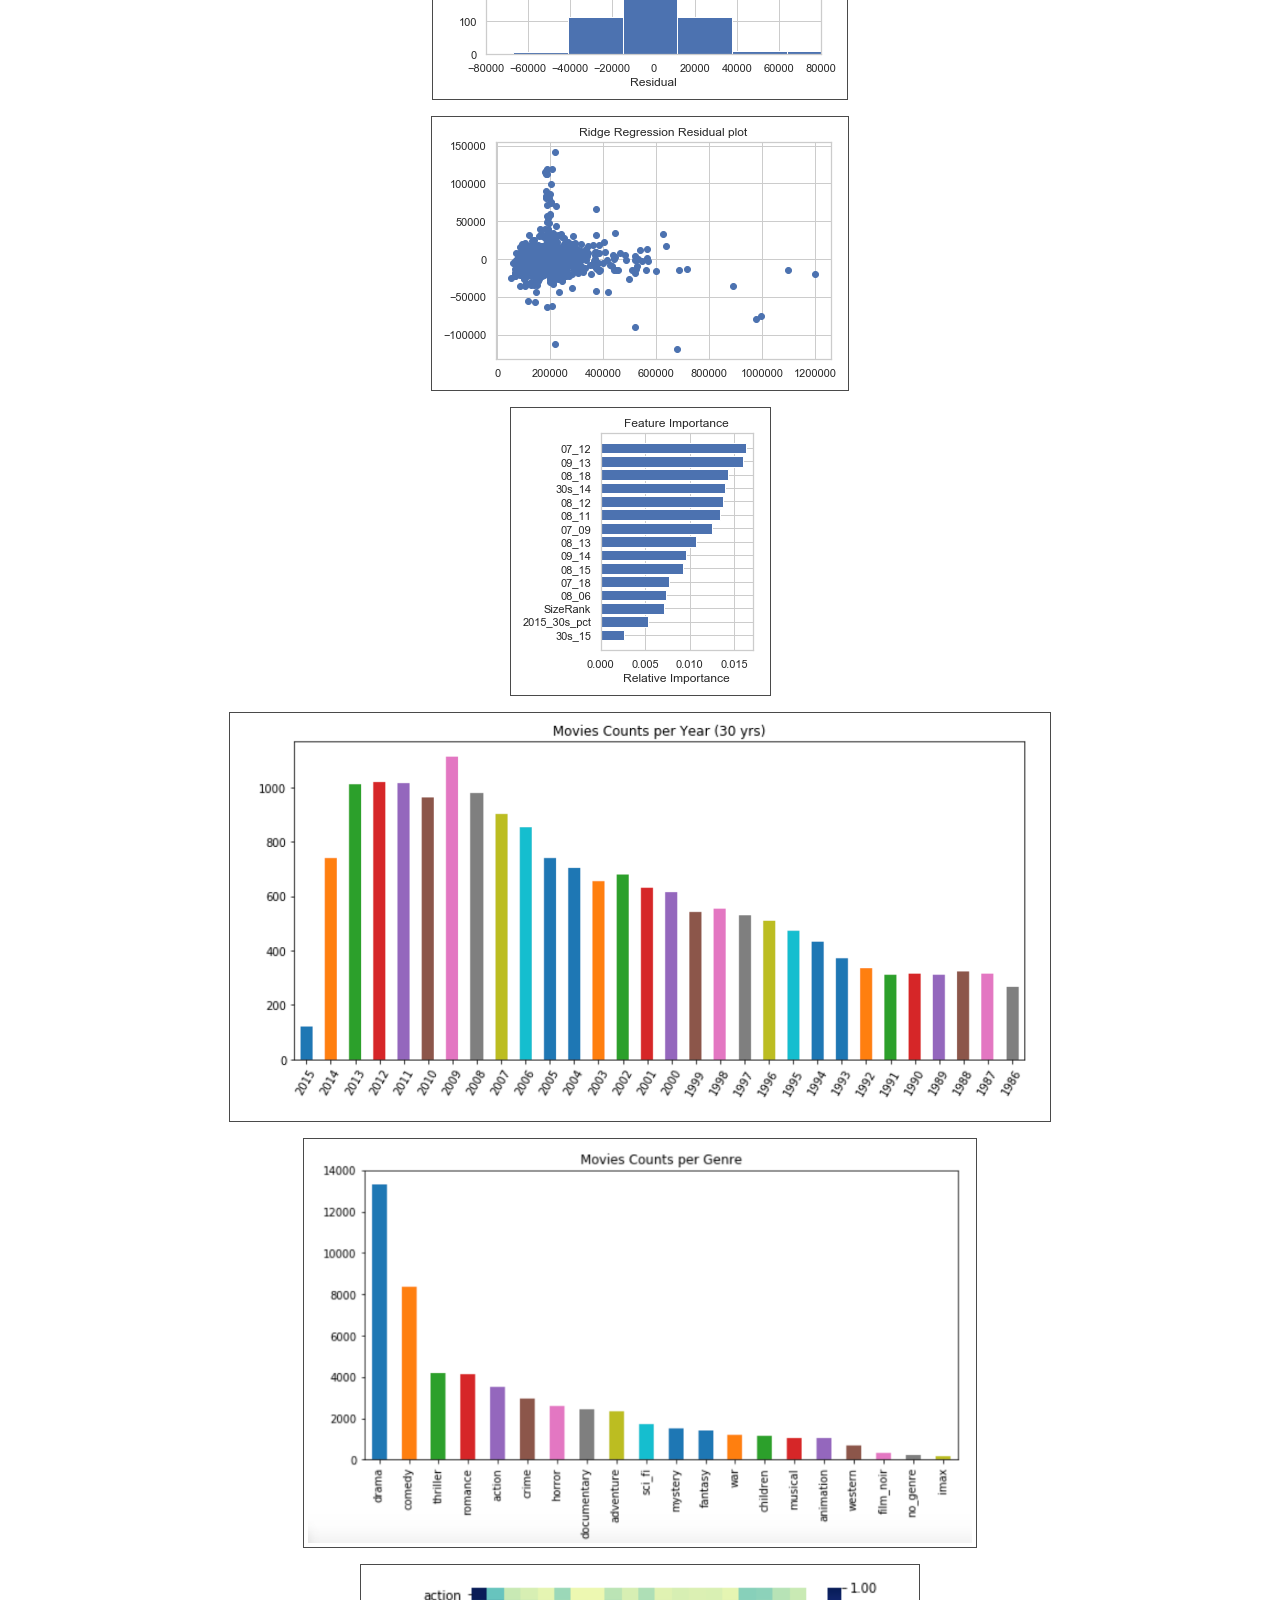
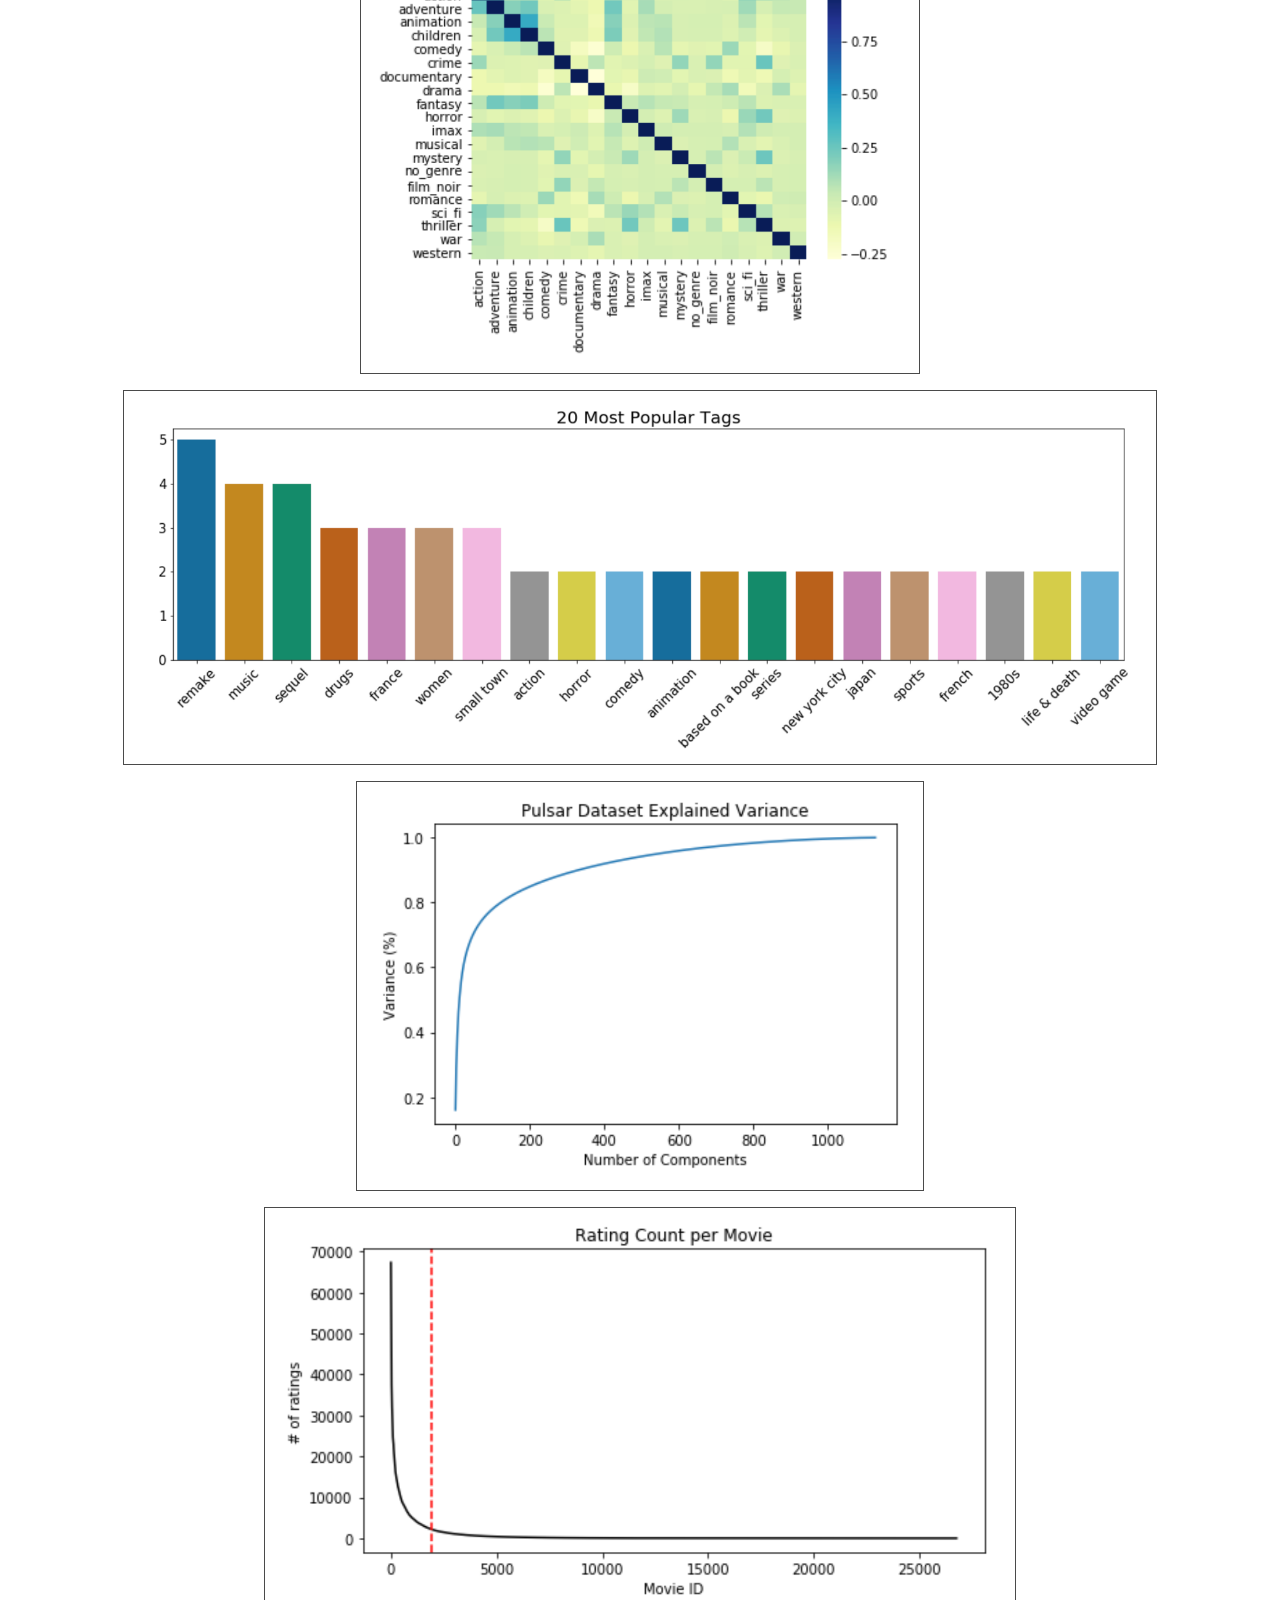
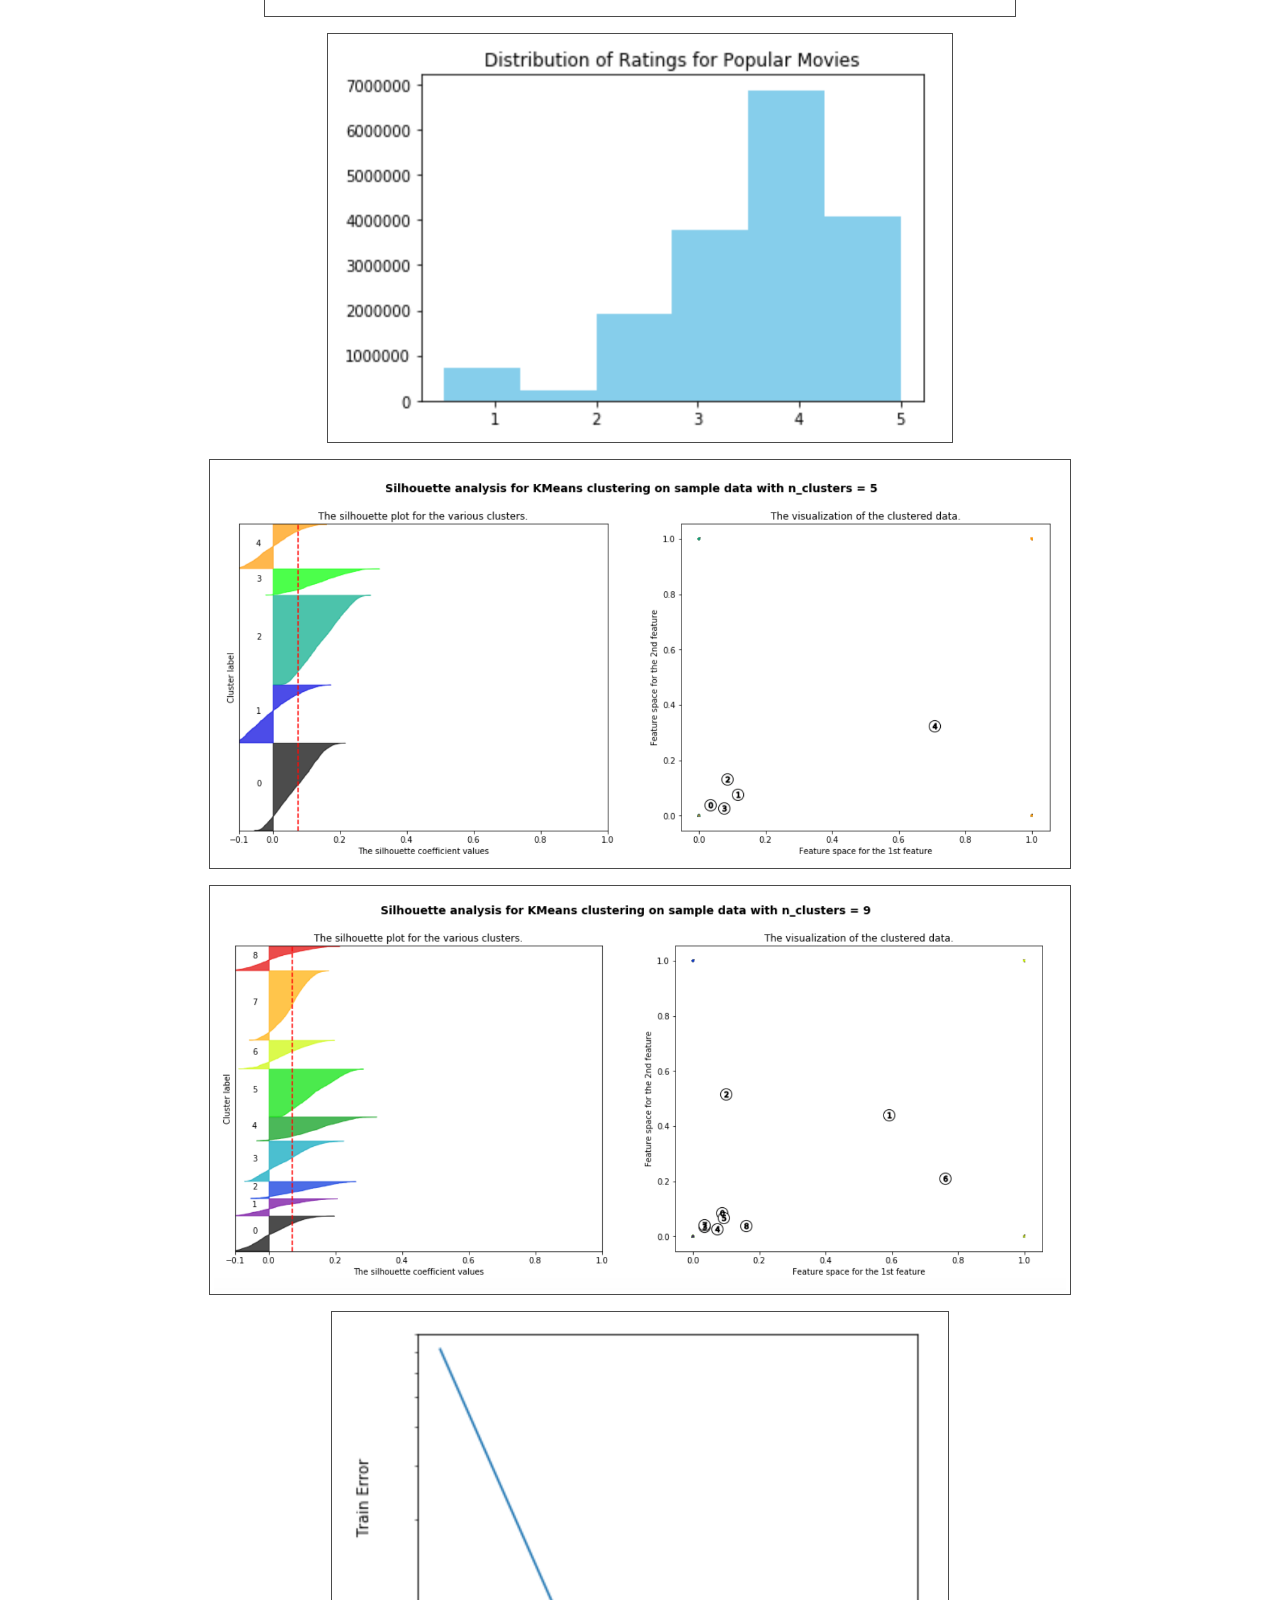
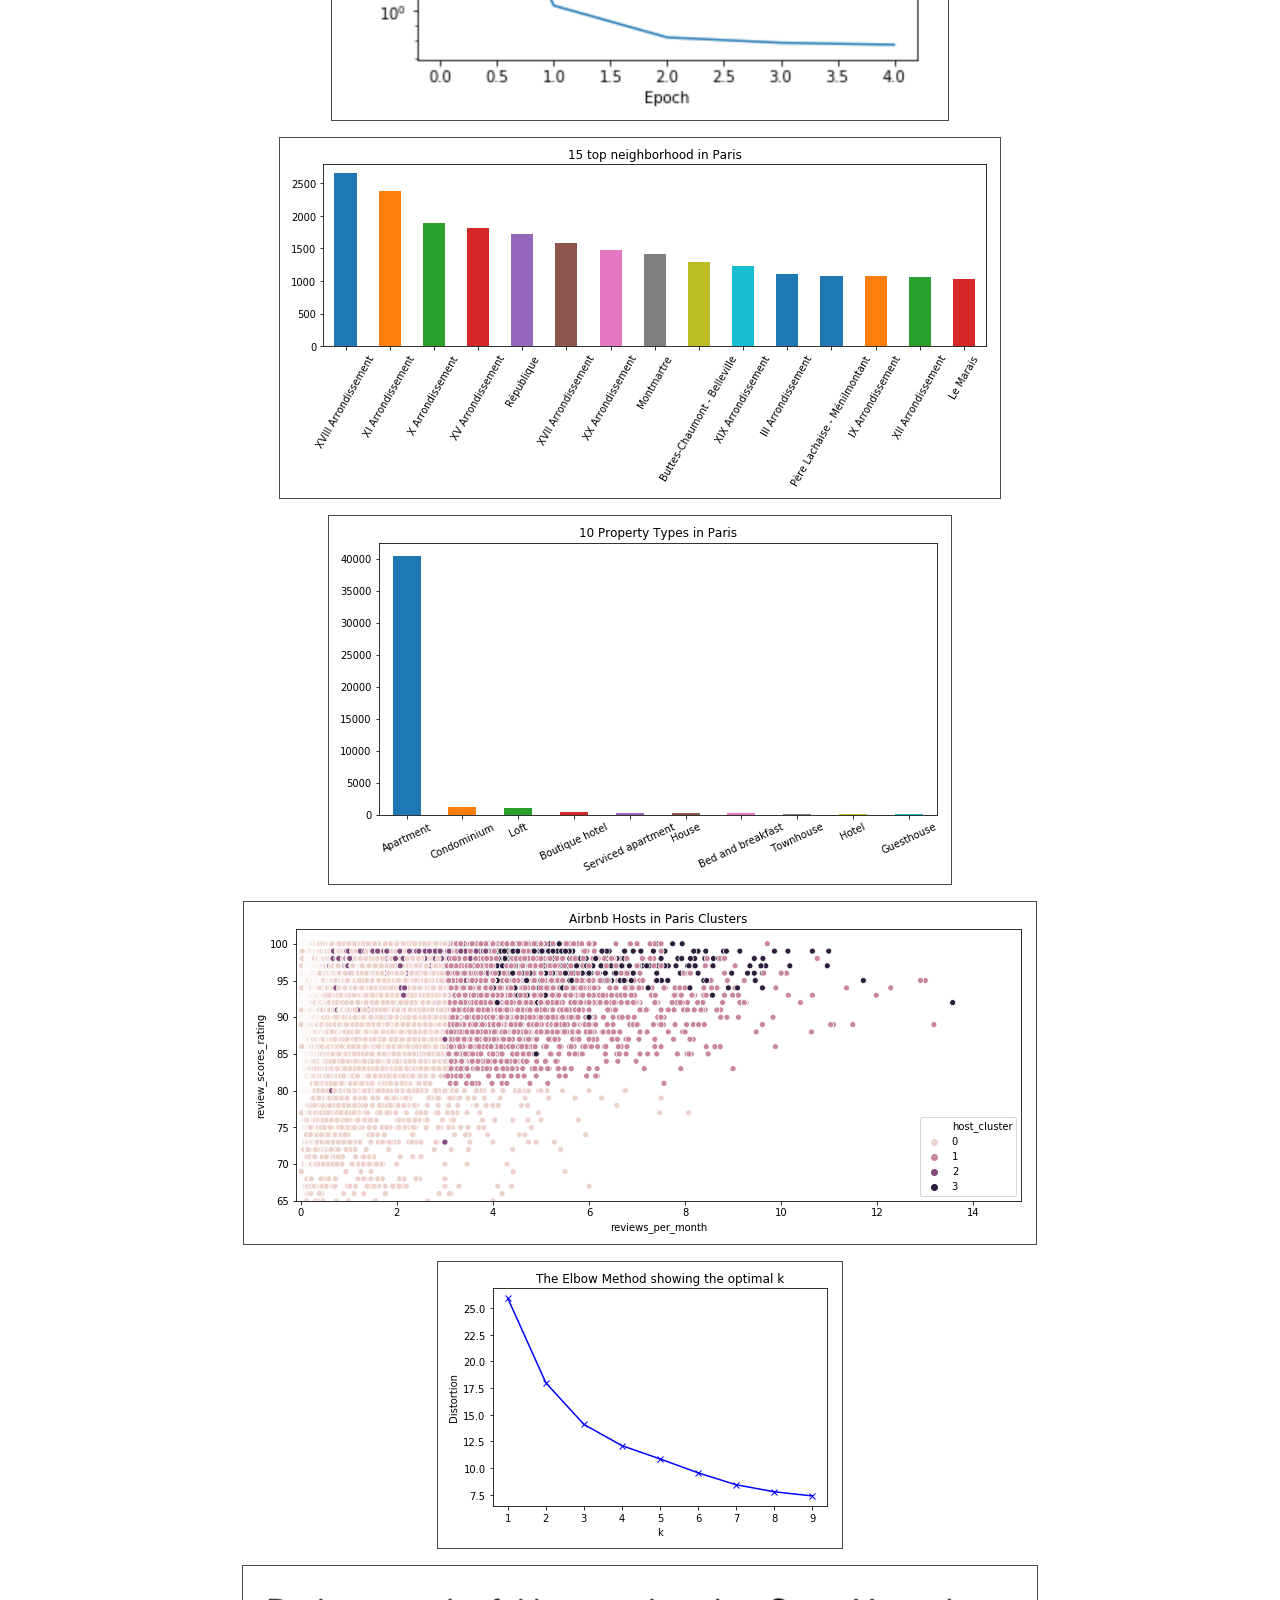
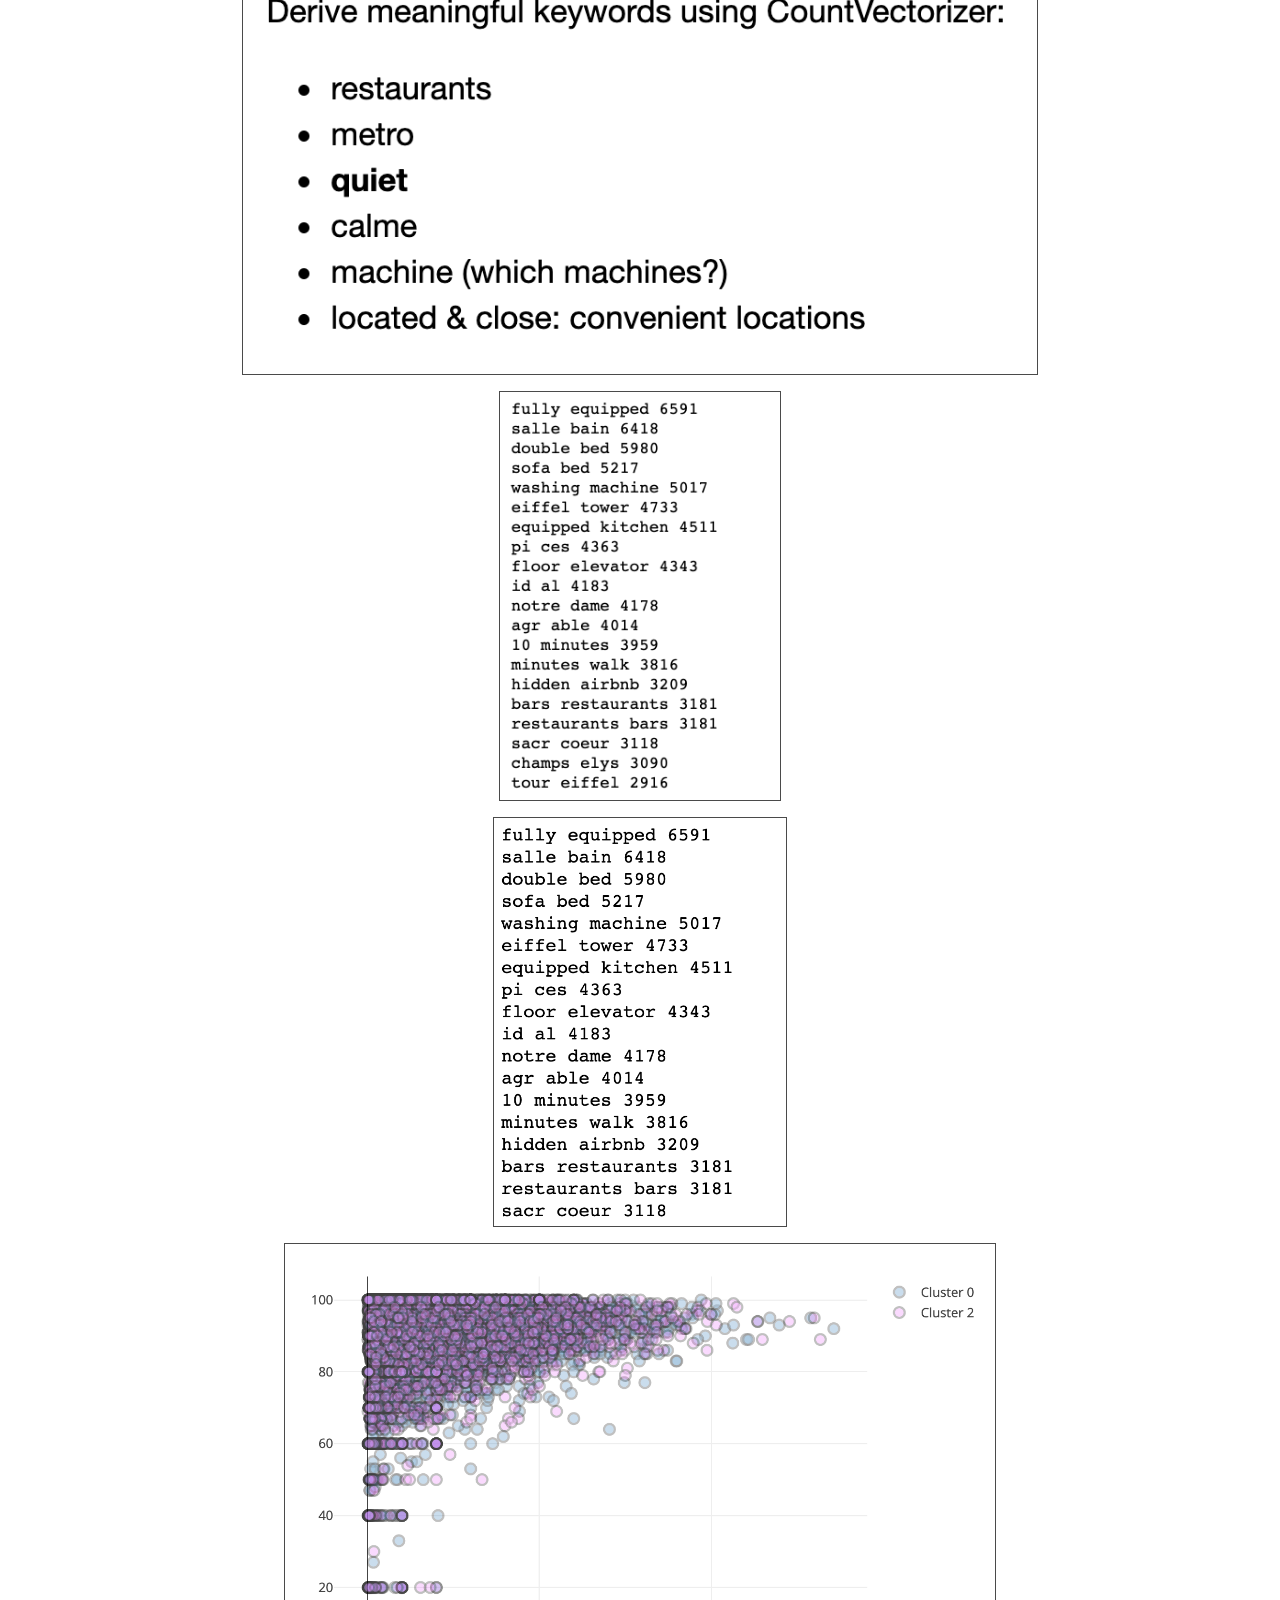
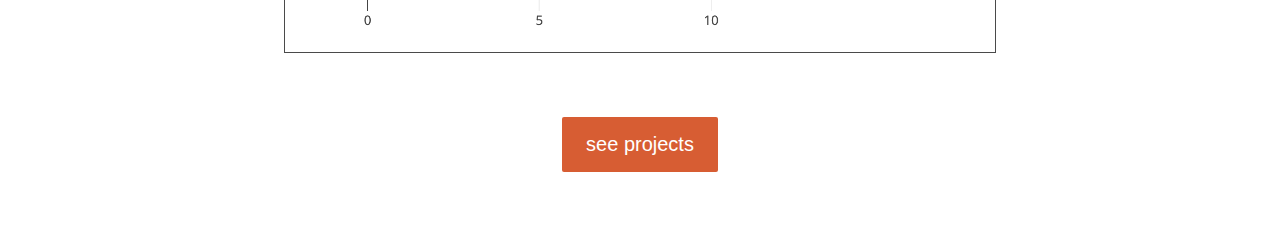
<file: visualizations.html>
<!DOCTYPE html>
<html lang="en" dir="ltr">
  <head>
    <meta charset="utf-8">
    <title>Jinny Kwon, Data Scientist | Visualizations</title>
    <link rel="stylesheet" type="text/css" href="style.css">
		<link href="https://fonts.googleapis.com/css?family=Roboto:400,400i,500,700&display=swap" rel="stylesheet">
  <body>
    <nav>
        <ul class="top-nav">
            <li class="home-link"><a href="index.html">jk</a>
            <li class="nav-link"><a href="index.html#projects">projects</a></li>
            <li class="nav-link"><a href="visualizations.html">visualizations</a></li>
            <li class="nav-link"><a href="about.html">about</a></li>
        </ul>
    </nav>

    <section class="project-intro">

      <h2 class="project-title">data visualizations</h2>

    </section>

    <section class="project-images">
      <img class="vis" src="images/project1/01 wo outliner.png" alt="">

      <img class="vis" src="images/project1/02 30s.png" alt="">

      <img class="vis" src="images/project1/03 pop_change.png" alt="">

      <img class="vis" src="images/project1/04 heatmap.png" alt="">

      <img class="vis" src="images/project1/05 linear coef.png" alt="">

      <img class="vis" src="images/project1/06 ridge coef.png" alt="">

      <img class="vis" src="images/project1/07 lasso coef.png" alt="">

      <img class="vis" src="images/project1/08 alpha.png" alt="">

      <img class="vis" src="images/project1/09 residual counts.png" alt="">

      <img class="vis" src="images/project1/10 residual.png" alt="">

      <img class="vis" src="images/project1/11 feature.png" alt="">

      <img class="vis" src="images/project2/01 movies per year.png" alt="">

      <img class="vis" src="images/project2/02 movie per genre.png" alt="">

      <img class="vis" src="images/project2/03 genre corr.png" alt="">

      <img class="vis" src="images/project2/04 popular tags.png" alt="">

      <img class="vis" src="images/project2/05 PCA.png" alt="">

      <img class="vis" src="images/project2/06 long tail.png" alt="">

      <img class="vis" src="images/project2/07 rating dist.png" alt="">

      <img class="vis" src="images/project2/08 sil score I.png" alt="">

      <img class="vis" src="images/project2/09 sil score II.png" alt="">

      <img class="vis" src="images/project2/10 keras epoch.png" alt="">

      <img class="vis" src="images/project3/01 15_top_neighborhoods.png" alt="">

      <img class="vis" src="images/project3/02 top 10 property types.png" alt="">

      <img class="vis" src="images/project3/03 host_clusters_paris.png" alt="">

      <img class="vis" src="images/project3/04 optimal K.png" alt="">

      <img class="vis border" src="images/project3/05 CountVectorizer.png" alt="">

      <img class="vis border" src="images/project3/06 keywords II_bigram.png" alt="">

      <img class="vis border" src="images/project3/07 keywords superhost_bigram.png" alt="">

      <img class="vis border" src="images/project3/08 potly clusters.png" alt="">

    </section>

    <a href="index.html#projects">
      <button class="button-basic button-dark center">
        see projects
      </button>
    </a>

  </body>
</html>
</file>
<file: style.css>
/* orange: #D75D33
orange-dark: #D74333
light-green: #97C0C2
saturated-green: #29878C
olive-green: #5B7475 */


body {
  margin: 0;
}

a {
  text-decoration: none;
}

a:visited {
  color: #fff;
  text-decoration: none;
}

ul {
  list-style-type: none;
}

h1, h2, h3, p, a {
  font-family: 'roboto', sans-serif;
  color: #4a4a4a;
}

h1 {
  font-size: 110px;
  font-weight: 800;
  color: #364445;
}

p {
  font-size: 16px;
  line-height: 20px;
}

button {
  cursor: pointer;
}

.top-nav {
  display: flex;
  justify-content: flex-start;
  background: #29878C;
  height: 48px;
  width: 100%;
  margin: 0;
  padding: 0 80px;
  position: fixed;
  top: 0;
}

.home-link {
  border-radius: 100px;
  height: 32px;
  width: 32px;
  margin: 8px 0;
  background: #fff;
  margin-right: 50%;
}

.home-link a {
  color: #29878C;
  width: 32px;
  padding: 8px;
  text-align: center;
}

.home-link a:hover {
  color: #D74333;
}

.nav-link, .home-link {
  display: flex;
  font-family: 'roboto', sans-serif;
  font-weight: 700;
}

.nav-link a {
  color: #fff;
  padding: 16px;
}

.nav-link a:hover {
  background: #D74333;
}

.intro {
    margin: 100px 80px 80px;
}

.intro p {
  font-size: 42px;
  line-height: 49px;
}

#really {
  color: #97C0C2;
  font-style: italic;
}

.see-projects {
  margin: auto;
}

.project-preview {
    padding: 80px 64px;
}

.p1 {
  background: #97C0C2;
}

.row {
  display: flex;
  flex-direction: row;
  flex-wrap: wrap;
  width: 100%;
}

.column {
  display: flex;
  flex-direction: column;
  flex-basis: 100%;
  flex: 1;
}

.column-preview-text {
  height: 100%;
}

.column-preview-text p {
  margin-top: 0;
}

.column-preview-img {
  height: 100%;
}

.preview-img {
  width: 100%;
}

.project-preview h3 {
  font-size: 42px;
  font-weight: 800;
}

.p1 h3, .p1 p {
  color: #364445;
}

.button-basic {
  color: #D75D33;
  background: #fff;
  font-size: 20px;
  font-weight: 500;
  padding: 16px 24px;
  border: none;
  border-radius: 2px;
  margin: 20px 0;
}

.button-basic:hover {
  color: #D74333;
}

.p2 h3, .p2 p {
  color: #4A4A4A;
}

.button-dark {
  color: #fff;
  background: #D75D33;
}

.button-dark:hover {
  color: #fff;
  background: #D74333;
}

.button-right {
  float: right;
}

.p3 {
  background: #5B7475;
}

.p3 h3, .p3 p {
  color: #fff;
}

.container {
  min-height: 100vh;
}

.foot {
  display: flex;
  margin-top: 20px;
  bottom: 0;
}

.foot ul {
  justify-content: space-between;
  margin: auto;
}

.foot li {
  display: inline-block;
  height: 50px;
  width: 50px;
  padding: 10px 40px;
}

.foot li img:hover {
  color: #D74333;
}

/* ******** project page ******** */

.project-intro {
  margin: 100px 80px 20px;
}

.project-title {
  font-size: 42px;
}

.center {
  display: block;
  margin: 64px auto;
}

.project-images {
  /* display: flex; */
  margin: auto;
}

.vis {
  display: flex;
  justify-content: center;
  max-height: 400px;
  max-width: 80%;
  margin: 16px auto;
  border: 1px solid #4a4a4a;
  padding: 4px;
}

.border {
  border: 1px solid #4a4a4a;
  padding: 4px;
}

.about-summary {
  margin: 100px 80px 80px;
}

.about-summary h3 {
  font-size: 42px;
}

strong {
  color: #29878C;
}

.strong2 {
  color: #4a4a4a;
}
</file>
